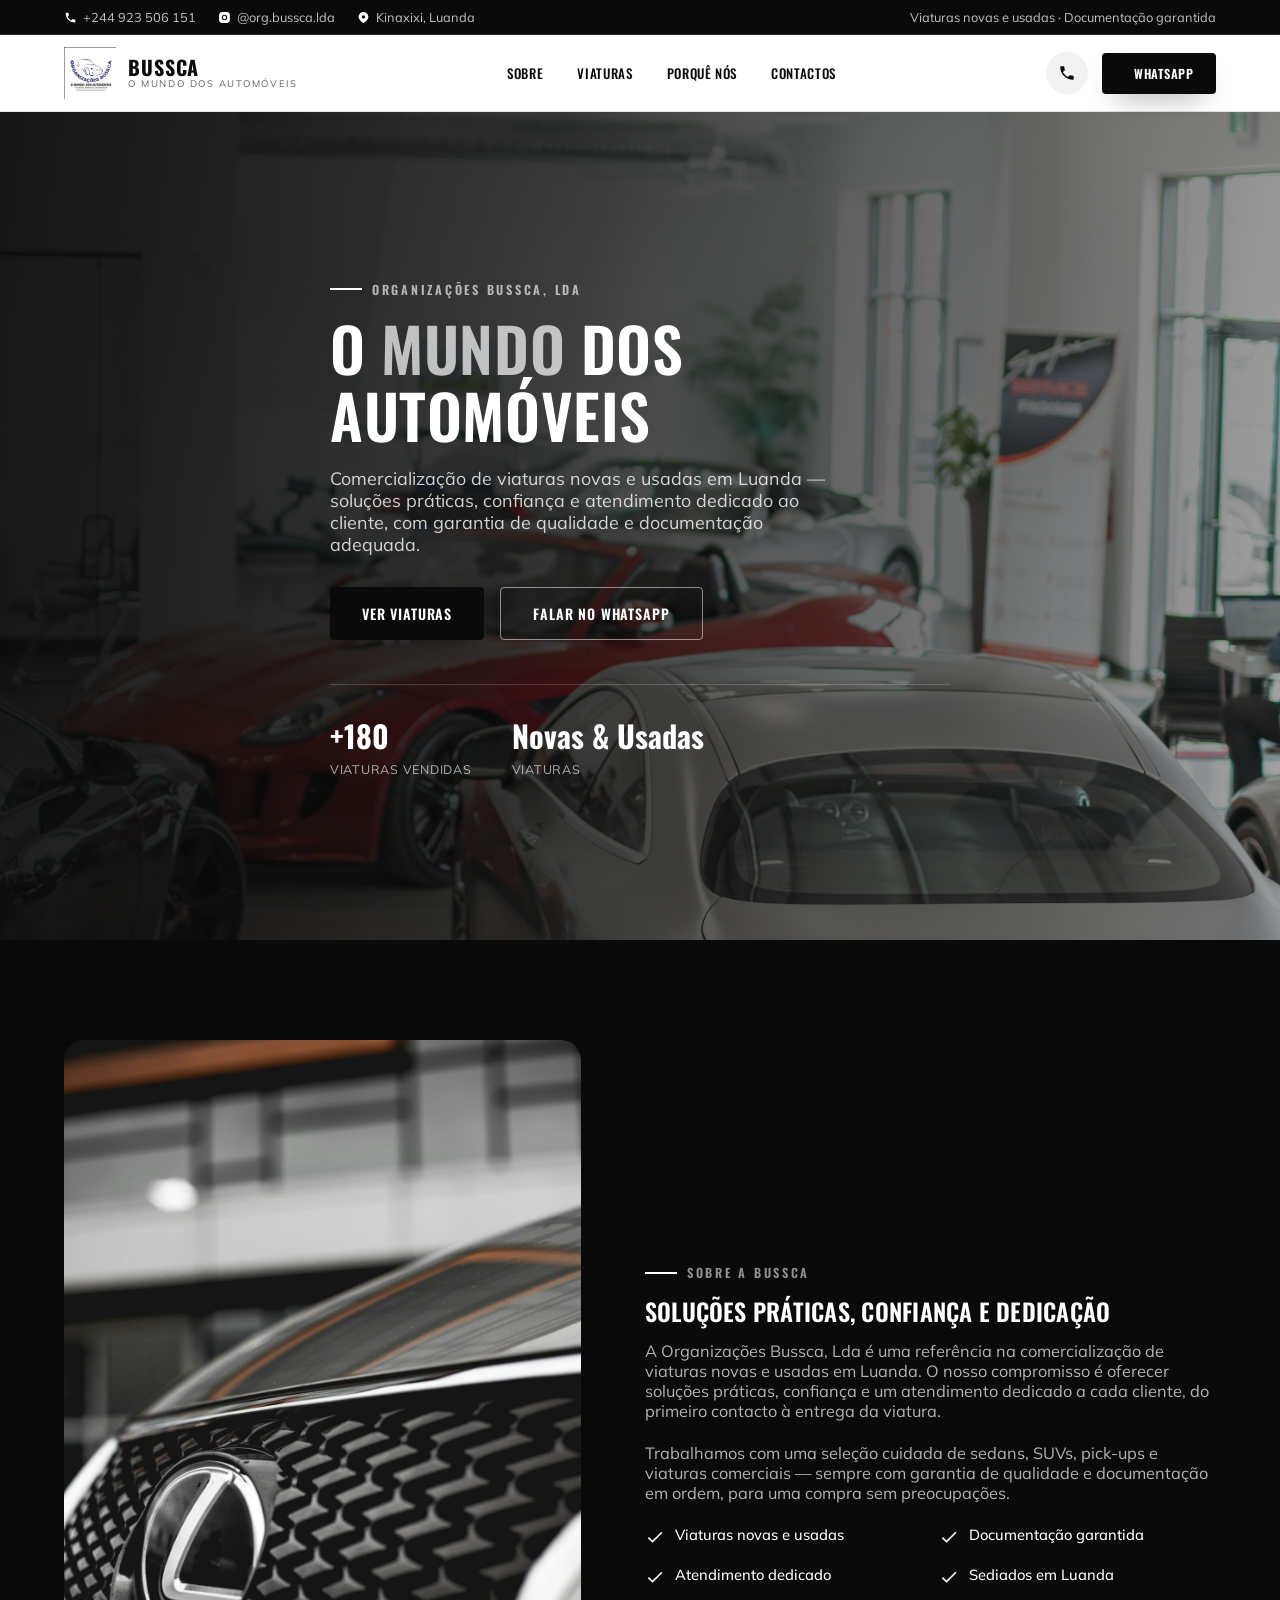
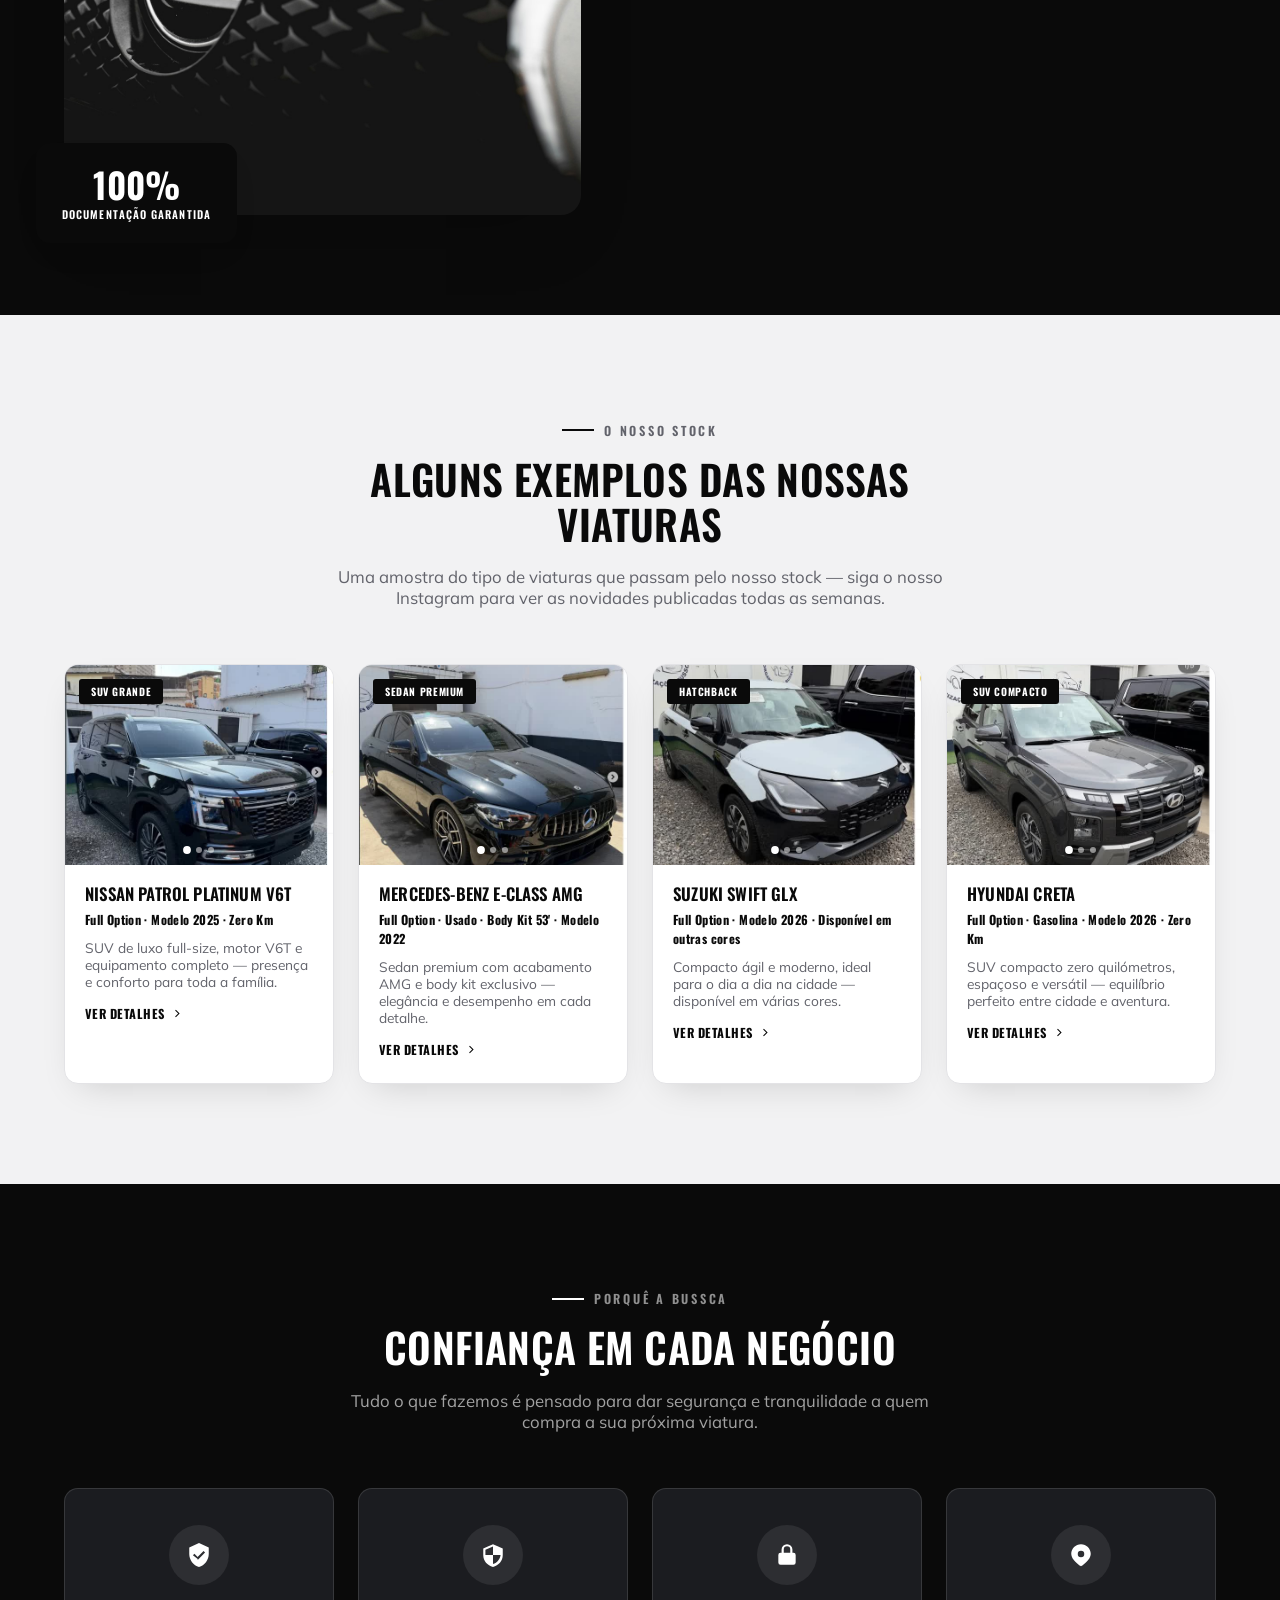
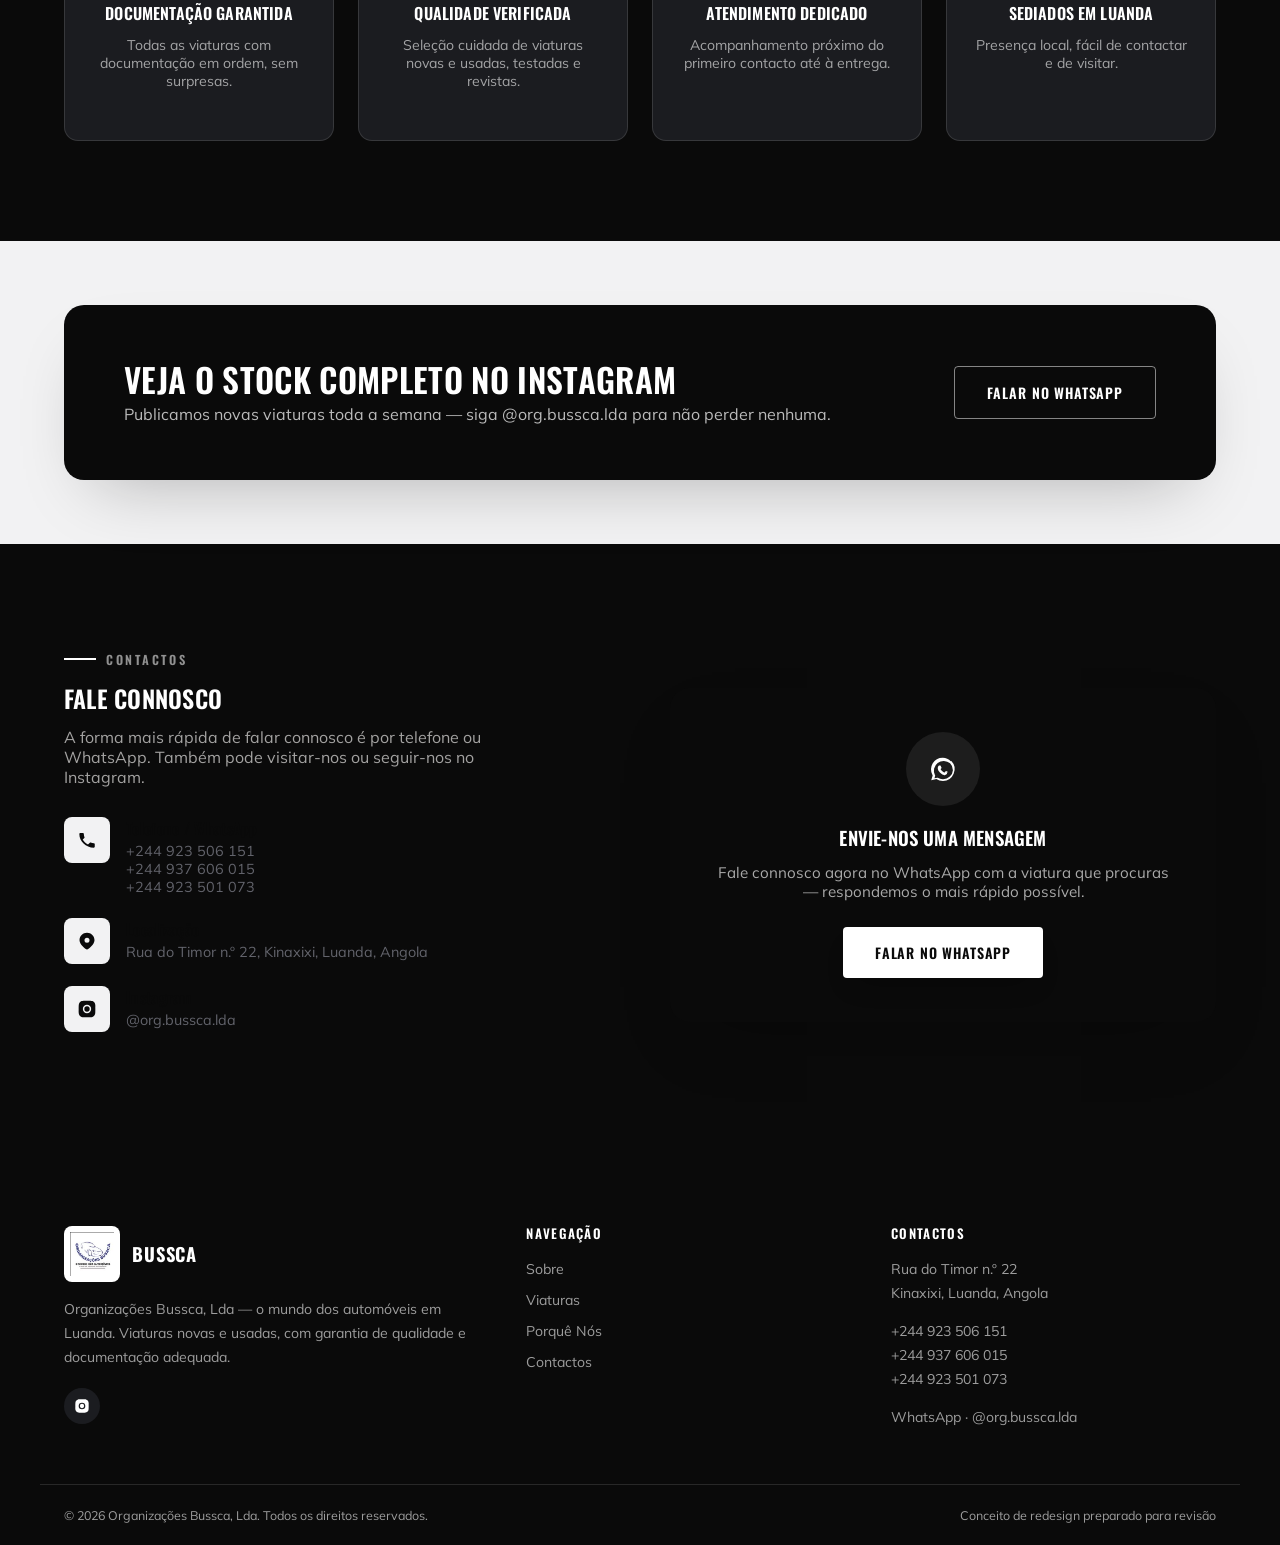
<file: index.html>
<!DOCTYPE html>
<html lang="pt-AO">
<head>
<meta charset="UTF-8">
<meta name="viewport" content="width=device-width, initial-scale=1.0">
<title>Organizações Bussca, Lda | O Mundo dos Automóveis</title>
<meta name="description" content="Comercialização de viaturas novas e usadas em Luanda, com garantia de qualidade e documentação adequada. Siga-nos no Instagram @org.bussca.lda.">
<link rel="icon" href="assets/images/logo-real.png">
<link rel="preconnect" href="https://fonts.googleapis.com">
<link href="https://fonts.googleapis.com/css2?family=Oswald:wght@400;500;600;700&family=Mulish:wght@400;500;600;700&display=swap" rel="stylesheet">
<link rel="stylesheet" href="assets/css/style.css">
<noscript><style>[data-reveal]{opacity:1!important;transform:none!important;}</style></noscript>
</head>
<body>

<!-- ============ Top utility bar ============ -->
<div class="topbar">
  <div class="container">
    <div class="topbar-info">
      <a href="tel:+244923506151">
        <svg viewBox="0 0 24 24"><path d="M6.6 10.8c1.4 2.8 3.8 5.1 6.6 6.6l2.2-2.2c.3-.3.7-.4 1-.2 1.1.4 2.3.6 3.6.6.6 0 1 .4 1 1V20c0 .6-.4 1-1 1C10.6 21 3 13.4 3 4c0-.6.4-1 1-1h3.5c.6 0 1 .4 1 1 0 1.3.2 2.5.6 3.6.1.4 0 .8-.3 1.1L6.6 10.8z"/></svg>
        +244 923 506 151
      </a>
      <a href="https://www.instagram.com/org.bussca.lda/" target="_blank" rel="noopener">
        <svg viewBox="0 0 24 24"><path d="M12 2c2.7 0 3 0 4.1.06 1.1.05 1.8.22 2.5.47.7.27 1.2.6 1.8 1.15.55.56.88 1.1 1.15 1.8.25.7.42 1.4.47 2.5C22 8.9 22 9.3 22 12s0 3-.06 4.1c-.05 1.1-.22 1.8-.47 2.5a5 5 0 0 1-1.15 1.8 5 5 0 0 1-1.8 1.15c-.7.25-1.4.42-2.5.47C15 22 14.7 22 12 22s-3 0-4.1-.06c-1.1-.05-1.8-.22-2.5-.47a5 5 0 0 1-1.8-1.15 5 5 0 0 1-1.15-1.8c-.25-.7-.42-1.4-.47-2.5C2 15.1 2 14.7 2 12s0-3 .06-4.1c.05-1.1.22-1.8.47-2.5.27-.7.6-1.24 1.15-1.8A5 5 0 0 1 5.48 2.5c.7-.25 1.4-.42 2.5-.47C8.9 2 9.3 2 12 2zm0 5a5 5 0 1 0 0 10 5 5 0 0 0 0-10zm0 8.2a3.2 3.2 0 1 1 0-6.4 3.2 3.2 0 0 1 0 6.4zm5.2-8.4a1.2 1.2 0 1 1 0-2.4 1.2 1.2 0 0 1 0 2.4z"/></svg>
        @org.bussca.lda
      </a>
      <span class="topbar-location">
        <svg viewBox="0 0 24 24"><path d="M12 2C7 2 3 6 3 11c0 5.2 7.4 10.4 8.3 11a1 1 0 0 0 1.4 0c.9-.6 8.3-5.8 8.3-11 0-5-4-9-9-9zm0 12a3 3 0 1 1 0-6 3 3 0 0 1 0 6z"/></svg>
        Kinaxixi, Luanda
      </span>
    </div>
    <div class="topbar-info">
      <span>Viaturas novas e usadas · Documentação garantida</span>
    </div>
  </div>
</div>

<!-- ============ Header ============ -->
<header class="header" id="siteHeader">
  <div class="container nav">
    <a href="#top" class="nav-brand">
      <img src="assets/images/logo-real.png" alt="Organizações Bussca, Lda">
      <span class="brand-text">
        <strong>Bussca</strong>
        <span>O Mundo dos Automóveis</span>
      </span>
    </a>
    <nav class="nav-links">
      <a href="#sobre">Sobre</a>
      <a href="#viaturas">Viaturas</a>
      <a href="#porque">Porquê Nós</a>
      <a href="#contactos">Contactos</a>
    </nav>
    <div class="nav-cta">
      <a href="tel:+244923506151" class="icon-btn" aria-label="Ligar">
        <svg viewBox="0 0 24 24"><path d="M6.6 10.8c1.4 2.8 3.8 5.1 6.6 6.6l2.2-2.2c.3-.3.7-.4 1-.2 1.1.4 2.3.6 3.6.6.6 0 1 .4 1 1V20c0 .6-.4 1-1 1C10.6 21 3 13.4 3 4c0-.6.4-1 1-1h3.5c.6 0 1 .4 1 1 0 1.3.2 2.5.6 3.6.1.4 0 .8-.3 1.1L6.6 10.8z"/></svg>
      </a>
      <a href="https://wa.me/244923506151" target="_blank" rel="noopener" class="btn btn--primary btn--sm">
        <svg viewBox="0 0 24 24"><path d="M17.5 6.5A8.4 8.4 0 0 0 12 4.1c-4.6 0-8.4 3.8-8.4 8.4 0 1.5.4 2.9 1.1 4.1L3 21l4.6-1.2a8.4 8.4 0 0 0 4.1 1c4.6 0 8.4-3.8 8.4-8.4 0-2.2-.9-4.3-2.4-5.9zm-5.5 13c-1.3 0-2.6-.4-3.7-1l-.3-.2-2.7.7.7-2.6-.2-.3a6.9 6.9 0 0 1-1-3.7c0-3.8 3.1-6.9 7-6.9 1.9 0 3.6.7 4.9 2a6.8 6.8 0 0 1 2 4.9c0 3.9-3.1 7-6.9 7zm3.8-5.2c-.2-.1-1.2-.6-1.4-.7-.2-.1-.3-.1-.5.1-.1.2-.5.7-.7.8-.1.2-.2.2-.4.1-.2-.1-.9-.3-1.8-1.1-.6-.6-1.1-1.3-1.2-1.5-.1-.2 0-.3.1-.4l.3-.4c.1-.1.2-.2.2-.4.1-.1 0-.3 0-.4 0-.1-.5-1.1-.6-1.5-.2-.4-.3-.3-.5-.3h-.4c-.1 0-.4.1-.6.3-.2.2-.8.7-.8 1.8s.8 2.1.9 2.2c.1.2 1.5 2.3 3.6 3.2.5.2.9.3 1.2.4.5.2 1 .1 1.3.1.4-.1 1.2-.5 1.4-1 .2-.4.2-.8.1-1z"/></svg>
        WhatsApp
      </a>
      <button class="nav-toggle" id="navToggle" aria-label="Abrir menu"><span></span><span></span><span></span></button>
    </div>
  </div>
</header>

<!-- Mobile nav -->
<div class="mobile-nav" id="mobileNav">
  <div class="mobile-nav-top">
    <span class="logo-chip"><img src="assets/images/logo-real.png" alt="Organizações Bussca, Lda"></span>
    <button class="mobile-nav-close" id="mobileNavClose" aria-label="Fechar menu">&times;</button>
  </div>
  <a href="#sobre">Sobre</a>
  <a href="#viaturas">Viaturas</a>
  <a href="#porque">Porquê Nós</a>
  <a href="#contactos">Contactos</a>
  <a href="https://wa.me/244923506151" target="_blank" rel="noopener" class="btn btn--light">Falar no WhatsApp</a>
  <a href="tel:+244923506151" class="btn btn--outline" style="margin-top:12px">Ligar: +244 923 506 151</a>
</div>

<!-- ============ Hero ============ -->
<section class="hero" id="top">
  <img class="hero-bg" src="assets/images/hero-showroom.jpg" alt="Showroom de automóveis">
  <div class="container">
    <div class="hero-content" data-reveal>
      <span class="eyebrow">Organizações Bussca, Lda</span>
      <h1>O <em>Mundo</em> dos Automóveis</h1>
      <p>Comercialização de viaturas novas e usadas em Luanda — soluções práticas, confiança e atendimento dedicado ao cliente, com garantia de qualidade e documentação adequada.</p>
      <div class="hero-actions">
        <a href="#viaturas" class="btn btn--primary">Ver Viaturas</a>
        <a href="https://wa.me/244923506151" target="_blank" rel="noopener" class="btn btn--outline">Falar no WhatsApp</a>
      </div>
      <div class="hero-stats">
        <div><strong>+180</strong><span>Viaturas vendidas</span></div>
        <div><strong>Novas &amp; Usadas</strong><span>Viaturas</span></div>
      </div>
    </div>
  </div>
</section>

<!-- ============ About ============ -->
<section class="section section--black" id="sobre">
  <div class="container about-grid">
    <div class="about-media" data-reveal>
      <img src="assets/images/vehicle-suv.jpg" alt="Detalhe de viatura SUV premium">
      <div class="about-badge">
        <strong>100%</strong>
        <span>Documentação Garantida</span>
      </div>
    </div>
    <div class="about-text" data-reveal>
      <span class="eyebrow">Sobre a Bussca</span>
      <h2>Soluções práticas, confiança e dedicação</h2>
      <p>A Organizações Bussca, Lda é uma referência na comercialização de viaturas novas e usadas em Luanda. O nosso compromisso é oferecer soluções práticas, confiança e um atendimento dedicado a cada cliente, do primeiro contacto à entrega da viatura.</p>
      <p>Trabalhamos com uma seleção cuidada de sedans, SUVs, pick-ups e viaturas comerciais — sempre com garantia de qualidade e documentação em ordem, para uma compra sem preocupações.</p>
      <ul class="about-list">
        <li><svg viewBox="0 0 24 24"><path d="M9 16.2 4.8 12l-1.4 1.4L9 19 21 7l-1.4-1.4z"/></svg> Viaturas novas e usadas</li>
        <li><svg viewBox="0 0 24 24"><path d="M9 16.2 4.8 12l-1.4 1.4L9 19 21 7l-1.4-1.4z"/></svg> Documentação garantida</li>
        <li><svg viewBox="0 0 24 24"><path d="M9 16.2 4.8 12l-1.4 1.4L9 19 21 7l-1.4-1.4z"/></svg> Atendimento dedicado</li>
        <li><svg viewBox="0 0 24 24"><path d="M9 16.2 4.8 12l-1.4 1.4L9 19 21 7l-1.4-1.4z"/></svg> Sediados em Luanda</li>
      </ul>
    </div>
  </div>
</section>

<!-- ============ Inventory ============ -->
<section class="section section--dark" id="viaturas">
  <div class="container">
    <div class="section-head" data-reveal>
      <span class="eyebrow">O Nosso Stock</span>
      <h2>Alguns exemplos das nossas viaturas</h2>
      <p>Uma amostra do tipo de viaturas que passam pelo nosso stock — siga o nosso Instagram para ver as novidades publicadas todas as semanas.</p>
    </div>
    <div class="inventory-grid">
      <div class="inventory-card" data-reveal>
        <div class="img-wrap">
          <span class="inventory-tag">SUV Grande</span>
          <div class="card-slider">
            <div class="card-slider-track">
              <img src="assets/images/real-nissan-patrol.jpg" alt="Nissan Patrol Platinum V6T">
              <img src="assets/images/real-nissan-patrol.jpg" alt="Nissan Patrol Platinum V6T - vista 2">
              <img src="assets/images/real-nissan-patrol.jpg" alt="Nissan Patrol Platinum V6T - vista 3">
            </div>
          </div>
          <button type="button" class="card-arrow prev" aria-label="Imagem anterior">
            <svg viewBox="0 0 24 24"><path d="M15 5l-7 7 7 7 1.4-1.4L10.8 12l5.6-5.6z"/></svg>
          </button>
          <button type="button" class="card-arrow next" aria-label="Imagem seguinte">
            <svg viewBox="0 0 24 24"><path d="M9 5l7 7-7 7-1.4-1.4L13.2 12 7.6 6.4z"/></svg>
          </button>
          <div class="card-dots"></div>
          <a href="viaturas/nissan-patrol.html" class="card-img-link" aria-label="Ver detalhes: Nissan Patrol Platinum V6T"></a>
        </div>
        <a href="viaturas/nissan-patrol.html" class="inventory-body">
          <h3>Nissan Patrol Platinum V6T</h3>
          <div class="spec">Full Option · Modelo 2025 · Zero Km</div>
          <p>SUV de luxo full-size, motor V6T e equipamento completo — presença e conforto para toda a família.</p>
          <span class="card-details-link">Ver detalhes <svg viewBox="0 0 24 24"><path d="M9 5l7 7-7 7-1.4-1.4L13.2 12 7.6 6.4z"/></svg></span>
        </a>
      </div>
      <div class="inventory-card" data-reveal>
        <div class="img-wrap">
          <span class="inventory-tag">Sedan Premium</span>
          <div class="card-slider">
            <div class="card-slider-track">
              <img src="assets/images/real-mercedes-eclass.jpg" alt="Mercedes-Benz E-Class AMG">
              <img src="assets/images/real-mercedes-eclass.jpg" alt="Mercedes-Benz E-Class AMG - vista 2">
              <img src="assets/images/real-mercedes-eclass.jpg" alt="Mercedes-Benz E-Class AMG - vista 3">
            </div>
          </div>
          <button type="button" class="card-arrow prev" aria-label="Imagem anterior">
            <svg viewBox="0 0 24 24"><path d="M15 5l-7 7 7 7 1.4-1.4L10.8 12l5.6-5.6z"/></svg>
          </button>
          <button type="button" class="card-arrow next" aria-label="Imagem seguinte">
            <svg viewBox="0 0 24 24"><path d="M9 5l7 7-7 7-1.4-1.4L13.2 12 7.6 6.4z"/></svg>
          </button>
          <div class="card-dots"></div>
          <a href="viaturas/mercedes-eclass.html" class="card-img-link" aria-label="Ver detalhes: Mercedes-Benz E-Class AMG"></a>
        </div>
        <a href="viaturas/mercedes-eclass.html" class="inventory-body">
          <h3>Mercedes-Benz E-Class AMG</h3>
          <div class="spec">Full Option · Usado · Body Kit 53' · Modelo 2022</div>
          <p>Sedan premium com acabamento AMG e body kit exclusivo — elegância e desempenho em cada detalhe.</p>
          <span class="card-details-link">Ver detalhes <svg viewBox="0 0 24 24"><path d="M9 5l7 7-7 7-1.4-1.4L13.2 12 7.6 6.4z"/></svg></span>
        </a>
      </div>
      <div class="inventory-card" data-reveal>
        <div class="img-wrap">
          <span class="inventory-tag">Hatchback</span>
          <div class="card-slider">
            <div class="card-slider-track">
              <img src="assets/images/real-suzuki-swift.jpg" alt="Suzuki Swift GLX">
              <img src="assets/images/real-suzuki-swift.jpg" alt="Suzuki Swift GLX - vista 2">
              <img src="assets/images/real-suzuki-swift.jpg" alt="Suzuki Swift GLX - vista 3">
            </div>
          </div>
          <button type="button" class="card-arrow prev" aria-label="Imagem anterior">
            <svg viewBox="0 0 24 24"><path d="M15 5l-7 7 7 7 1.4-1.4L10.8 12l5.6-5.6z"/></svg>
          </button>
          <button type="button" class="card-arrow next" aria-label="Imagem seguinte">
            <svg viewBox="0 0 24 24"><path d="M9 5l7 7-7 7-1.4-1.4L13.2 12 7.6 6.4z"/></svg>
          </button>
          <div class="card-dots"></div>
          <a href="viaturas/suzuki-swift.html" class="card-img-link" aria-label="Ver detalhes: Suzuki Swift GLX"></a>
        </div>
        <a href="viaturas/suzuki-swift.html" class="inventory-body">
          <h3>Suzuki Swift GLX</h3>
          <div class="spec">Full Option · Modelo 2026 · Disponível em outras cores</div>
          <p>Compacto ágil e moderno, ideal para o dia a dia na cidade — disponível em várias cores.</p>
          <span class="card-details-link">Ver detalhes <svg viewBox="0 0 24 24"><path d="M9 5l7 7-7 7-1.4-1.4L13.2 12 7.6 6.4z"/></svg></span>
        </a>
      </div>
      <div class="inventory-card" data-reveal>
        <div class="img-wrap">
          <span class="inventory-tag">SUV Compacto</span>
          <div class="card-slider">
            <div class="card-slider-track">
              <img src="assets/images/real-hyundai-creta.jpg" alt="Hyundai Creta">
              <img src="assets/images/real-hyundai-creta.jpg" alt="Hyundai Creta - vista 2">
              <img src="assets/images/real-hyundai-creta.jpg" alt="Hyundai Creta - vista 3">
            </div>
          </div>
          <button type="button" class="card-arrow prev" aria-label="Imagem anterior">
            <svg viewBox="0 0 24 24"><path d="M15 5l-7 7 7 7 1.4-1.4L10.8 12l5.6-5.6z"/></svg>
          </button>
          <button type="button" class="card-arrow next" aria-label="Imagem seguinte">
            <svg viewBox="0 0 24 24"><path d="M9 5l7 7-7 7-1.4-1.4L13.2 12 7.6 6.4z"/></svg>
          </button>
          <div class="card-dots"></div>
          <a href="viaturas/hyundai-creta.html" class="card-img-link" aria-label="Ver detalhes: Hyundai Creta"></a>
        </div>
        <a href="viaturas/hyundai-creta.html" class="inventory-body">
          <h3>Hyundai Creta</h3>
          <div class="spec">Full Option · Gasolina · Modelo 2026 · Zero Km</div>
          <p>SUV compacto zero quilómetros, espaçoso e versátil — equilíbrio perfeito entre cidade e aventura.</p>
          <span class="card-details-link">Ver detalhes <svg viewBox="0 0 24 24"><path d="M9 5l7 7-7 7-1.4-1.4L13.2 12 7.6 6.4z"/></svg></span>
        </a>
      </div>
    </div>
  </div>
</section>

<!-- ============ Why choose us ============ -->
<section class="section section--black" id="porque">
  <div class="container">
    <div class="section-head" data-reveal>
      <span class="eyebrow">Porquê a Bussca</span>
      <h2>Confiança em cada negócio</h2>
      <p>Tudo o que fazemos é pensado para dar segurança e tranquilidade a quem compra a sua próxima viatura.</p>
    </div>
    <div class="features-grid">
      <div class="feature-card" data-reveal>
        <div class="icon-wrap"><svg viewBox="0 0 24 24"><path d="M12 1 3 5v6c0 5.5 3.8 10.7 9 12 5.2-1.3 9-6.5 9-12V5l-9-4zm-1.2 14.6L6.4 12.2l1.4-1.4 2.9 3 5.5-5.6 1.4 1.4-6.8 7z"/></svg></div>
        <h3>Documentação Garantida</h3>
        <p>Todas as viaturas com documentação em ordem, sem surpresas.</p>
      </div>
      <div class="feature-card" data-reveal>
        <div class="icon-wrap"><svg viewBox="0 0 24 24"><path d="M12 2 3 6v6c0 5.5 3.8 9.7 9 11 5.2-1.3 9-5.5 9-11V6l-9-4zm0 9.9h7c-.5 3.9-3 7.1-7 8.4V12H5V7.2l7-3.1z"/></svg></div>
        <h3>Qualidade Verificada</h3>
        <p>Seleção cuidada de viaturas novas e usadas, testadas e revistas.</p>
      </div>
      <div class="feature-card" data-reveal>
        <div class="icon-wrap"><svg viewBox="0 0 24 24"><path d="M12 2a5 5 0 0 1 5 5v3h1a2 2 0 0 1 2 2v7a2 2 0 0 1-2 2H6a2 2 0 0 1-2-2v-7a2 2 0 0 1 2-2h1V7a5 5 0 0 1 5-5zm0 2a3 3 0 0 0-3 3v3h6V7a3 3 0 0 0-3-3z"/></svg></div>
        <h3>Atendimento Dedicado</h3>
        <p>Acompanhamento próximo do primeiro contacto até à entrega.</p>
      </div>
      <div class="feature-card" data-reveal>
        <div class="icon-wrap"><svg viewBox="0 0 24 24"><path d="M12 2C7 2 3 6 3 11c0 5.2 7.4 10.4 8.3 11a1 1 0 0 0 1.4 0c.9-.6 8.3-5.8 8.3-11 0-5-4-9-9-9zm0 12a3 3 0 1 1 0-6 3 3 0 0 1 0 6z"/></svg></div>
        <h3>Sediados em Luanda</h3>
        <p>Presença local, fácil de contactar e de visitar.</p>
      </div>
    </div>
  </div>
</section>

<!-- ============ Instagram CTA band ============ -->
<section class="section--tight section--dark">
  <div class="container">
    <div class="ig-band" data-reveal>
      <div>
        <h2>Veja o stock completo no Instagram</h2>
        <p>Publicamos novas viaturas toda a semana — siga @org.bussca.lda para não perder nenhuma.</p>
      </div>
      <a href="https://wa.me/244923506151" target="_blank" rel="noopener" class="btn btn--outline">Falar no WhatsApp</a>
    </div>
  </div>
</section>

<!-- ============ Contact ============ -->
<section class="section section--black" id="contactos">
  <div class="container contact-grid">
    <div data-reveal>
      <span class="eyebrow">Contactos</span>
      <h2>Fale connosco</h2>
      <p style="color:rgba(246,245,243,.65);max-width:440px;font-family:var(--ff-body)">A forma mais rápida de falar connosco é por telefone ou WhatsApp. Também pode visitar-nos ou seguir-nos no Instagram.</p>

      <div class="contact-info-list">
        <div class="contact-info-item">
          <div class="icon-box"><svg viewBox="0 0 24 24"><path d="M6.6 10.8c1.4 2.8 3.8 5.1 6.6 6.6l2.2-2.2c.3-.3.7-.4 1-.2 1.2.5 2.5.8 3.9.8.6 0 1 .4 1 1v3.4c0 .6-.4 1-1 1C10.6 21.2 2.8 13.4 2.8 4.7c0-.6.4-1 1-1H7.2c.6 0 1 .4 1 1 0 1.4.3 2.7.8 3.9.1.3 0 .7-.2 1l-2.2 2.2z"/></svg></div>
          <div><strong>Telefone / WhatsApp</strong><a href="tel:+244923506151">+244 923 506 151</a><a href="tel:+244937606015">+244 937 606 015</a><a href="tel:+244923501073">+244 923 501 073</a></div>
        </div>
        <div class="contact-info-item">
          <div class="icon-box"><svg viewBox="0 0 24 24"><path d="M12 2C7 2 3 6 3 11c0 5.2 7.4 10.4 8.3 11a1 1 0 0 0 1.4 0c.9-.6 8.3-5.8 8.3-11 0-5-4-9-9-9zm0 12a3 3 0 1 1 0-6 3 3 0 0 1 0 6z"/></svg></div>
          <div><strong>Localização</strong><a href="https://www.google.com/maps/search/?api=1&query=Rua+do+Timor+n%C2%BA22+Kinaxixi+Luanda+Angola" target="_blank" rel="noopener">Rua do Timor n.º 22, Kinaxixi, Luanda, Angola</a></div>
        </div>
        <div class="contact-info-item">
          <div class="icon-box"><svg viewBox="0 0 24 24"><path d="M12 2c2.7 0 3 0 4.1.06 1.1.05 1.8.22 2.5.47.7.27 1.2.6 1.8 1.15.55.56.88 1.1 1.15 1.8.25.7.42 1.4.47 2.5C22 8.9 22 9.3 22 12s0 3-.06 4.1c-.05 1.1-.22 1.8-.47 2.5a5 5 0 0 1-1.15 1.8 5 5 0 0 1-1.8 1.15c-.7.25-1.4.42-2.5.47C15 22 14.7 22 12 22s-3 0-4.1-.06c-1.1-.05-1.8-.22-2.5-.47a5 5 0 0 1-1.8-1.15 5 5 0 0 1-1.15-1.8c-.25-.7-.42-1.4-.47-2.5C2 15.1 2 14.7 2 12s0-3 .06-4.1c.05-1.1.22-1.8.47-2.5.27-.7.6-1.24 1.15-1.8A5 5 0 0 1 5.48 2.5c.7-.25 1.4-.42 2.5-.47C8.9 2 9.3 2 12 2zm0 5a5 5 0 1 0 0 10 5 5 0 0 0 0-10zm0 8.2a3.2 3.2 0 1 1 0-6.4 3.2 3.2 0 0 1 0 6.4zm5.2-8.4a1.2 1.2 0 1 1 0-2.4 1.2 1.2 0 0 1 0 2.4z"/></svg></div>
          <div><strong>Instagram</strong><a href="https://www.instagram.com/org.bussca.lda/" target="_blank" rel="noopener">@org.bussca.lda</a></div>
        </div>
      </div>
    </div>

    <div class="contact-card" data-reveal>
      <div class="icon-circle"><svg viewBox="0 0 24 24"><path d="M17.5 6.5A8.4 8.4 0 0 0 11.9 4a8.3 8.3 0 0 0-7.2 12.5l-1 3.5 3.6-1a8.3 8.3 0 0 0 4.6 1.4h.1a8.3 8.3 0 0 0 5.9-14zm-5.6 12.7h-.1a6.9 6.9 0 0 1-3.5-1l-.3-.1-2 .5.5-2-.2-.3A6.9 6.9 0 0 1 17 8a6.8 6.8 0 0 1 2 4.8 6.9 6.9 0 0 1-6.9 6.4zm3.8-5.1c-.2-.1-1.2-.6-1.4-.6-.2-.1-.3-.1-.4.1l-.6.7c-.1.1-.2.2-.4.1-.9-.4-1.8-1-2.5-2.1-.1-.2 0-.3.1-.4l.4-.5c.1-.2.1-.3 0-.4l-.5-1.2c-.1-.3-.3-.3-.4-.3h-.5c-.2 0-.4.1-.5.2-.2.2-.7.7-.7 1.7s.7 2 .8 2.1c.9 1.3 2 2.2 3.5 2.7.4.2.8.2 1 .1.3-.1.9-.4 1.1-.7.2-.3.2-.6.1-.7 0-.1-.1-.1-.3-.2z"/></svg></div>
      <h3>Envie-nos uma mensagem</h3>
      <p>Fale connosco agora no WhatsApp com a viatura que procuras — respondemos o mais rápido possível.</p>
      <a href="https://wa.me/244923506151" target="_blank" rel="noopener" class="btn btn--light">Falar no WhatsApp</a>
    </div>
  </div>
</section>

<!-- ============ Footer ============ -->
<footer class="footer">
  <div class="container footer-grid">
    <div class="footer-col">
      <div class="footer-brand">
        <span class="logo-chip"><img src="assets/images/logo-real.png" alt="Organizações Bussca, Lda"></span>
        <strong>Bussca</strong>
      </div>
      <p>Organizações Bussca, Lda — o mundo dos automóveis em Luanda. Viaturas novas e usadas, com garantia de qualidade e documentação adequada.</p>
      <div class="footer-social">
        <a href="https://www.instagram.com/org.bussca.lda/" target="_blank" rel="noopener" aria-label="Instagram"><svg viewBox="0 0 24 24"><path d="M12 2c2.7 0 3 0 4.1.06 1.1.05 1.8.22 2.5.47.7.27 1.2.6 1.8 1.15.55.56.88 1.1 1.15 1.8.25.7.42 1.4.47 2.5C22 8.9 22 9.3 22 12s0 3-.06 4.1c-.05 1.1-.22 1.8-.47 2.5a5 5 0 0 1-1.15 1.8 5 5 0 0 1-1.8 1.15c-.7.25-1.4.42-2.5.47C15 22 14.7 22 12 22s-3 0-4.1-.06c-1.1-.05-1.8-.22-2.5-.47a5 5 0 0 1-1.8-1.15 5 5 0 0 1-1.15-1.8c-.25-.7-.42-1.4-.47-2.5C2 15.1 2 14.7 2 12s0-3 .06-4.1c.05-1.1.22-1.8.47-2.5.27-.7.6-1.24 1.15-1.8A5 5 0 0 1 5.48 2.5c.7-.25 1.4-.42 2.5-.47C8.9 2 9.3 2 12 2zm0 5a5 5 0 1 0 0 10 5 5 0 0 0 0-10zm0 8.2a3.2 3.2 0 1 1 0-6.4 3.2 3.2 0 0 1 0 6.4zm5.2-8.4a1.2 1.2 0 1 1 0-2.4 1.2 1.2 0 0 1 0 2.4z"/></svg></a>
      </div>
    </div>
    <div class="footer-col">
      <h4>Navegação</h4>
      <ul>
        <li><a href="#sobre">Sobre</a></li>
        <li><a href="#viaturas">Viaturas</a></li>
        <li><a href="#porque">Porquê Nós</a></li>
        <li><a href="#contactos">Contactos</a></li>
      </ul>
    </div>
    <div class="footer-col">
      <h4>Contactos</h4>
      <p>Rua do Timor n.º 22<br>Kinaxixi, Luanda, Angola</p>
      <p><a href="tel:+244923506151">+244 923 506 151</a><br><a href="tel:+244937606015">+244 937 606 015</a><br><a href="tel:+244923501073">+244 923 501 073</a></p>
      <p><a href="https://wa.me/244923506151" target="_blank" rel="noopener">WhatsApp</a> · <a href="https://www.instagram.com/org.bussca.lda/" target="_blank" rel="noopener">@org.bussca.lda</a></p>
    </div>
  </div>
  <div class="container footer-bottom">
    <span>&copy; <span id="year"></span> Organizações Bussca, Lda. Todos os direitos reservados.</span>
    <span>Conceito de redesign preparado para revisão</span>
  </div>
</footer>

<script src="assets/js/script.js"></script>
</body>
</html>
</file>
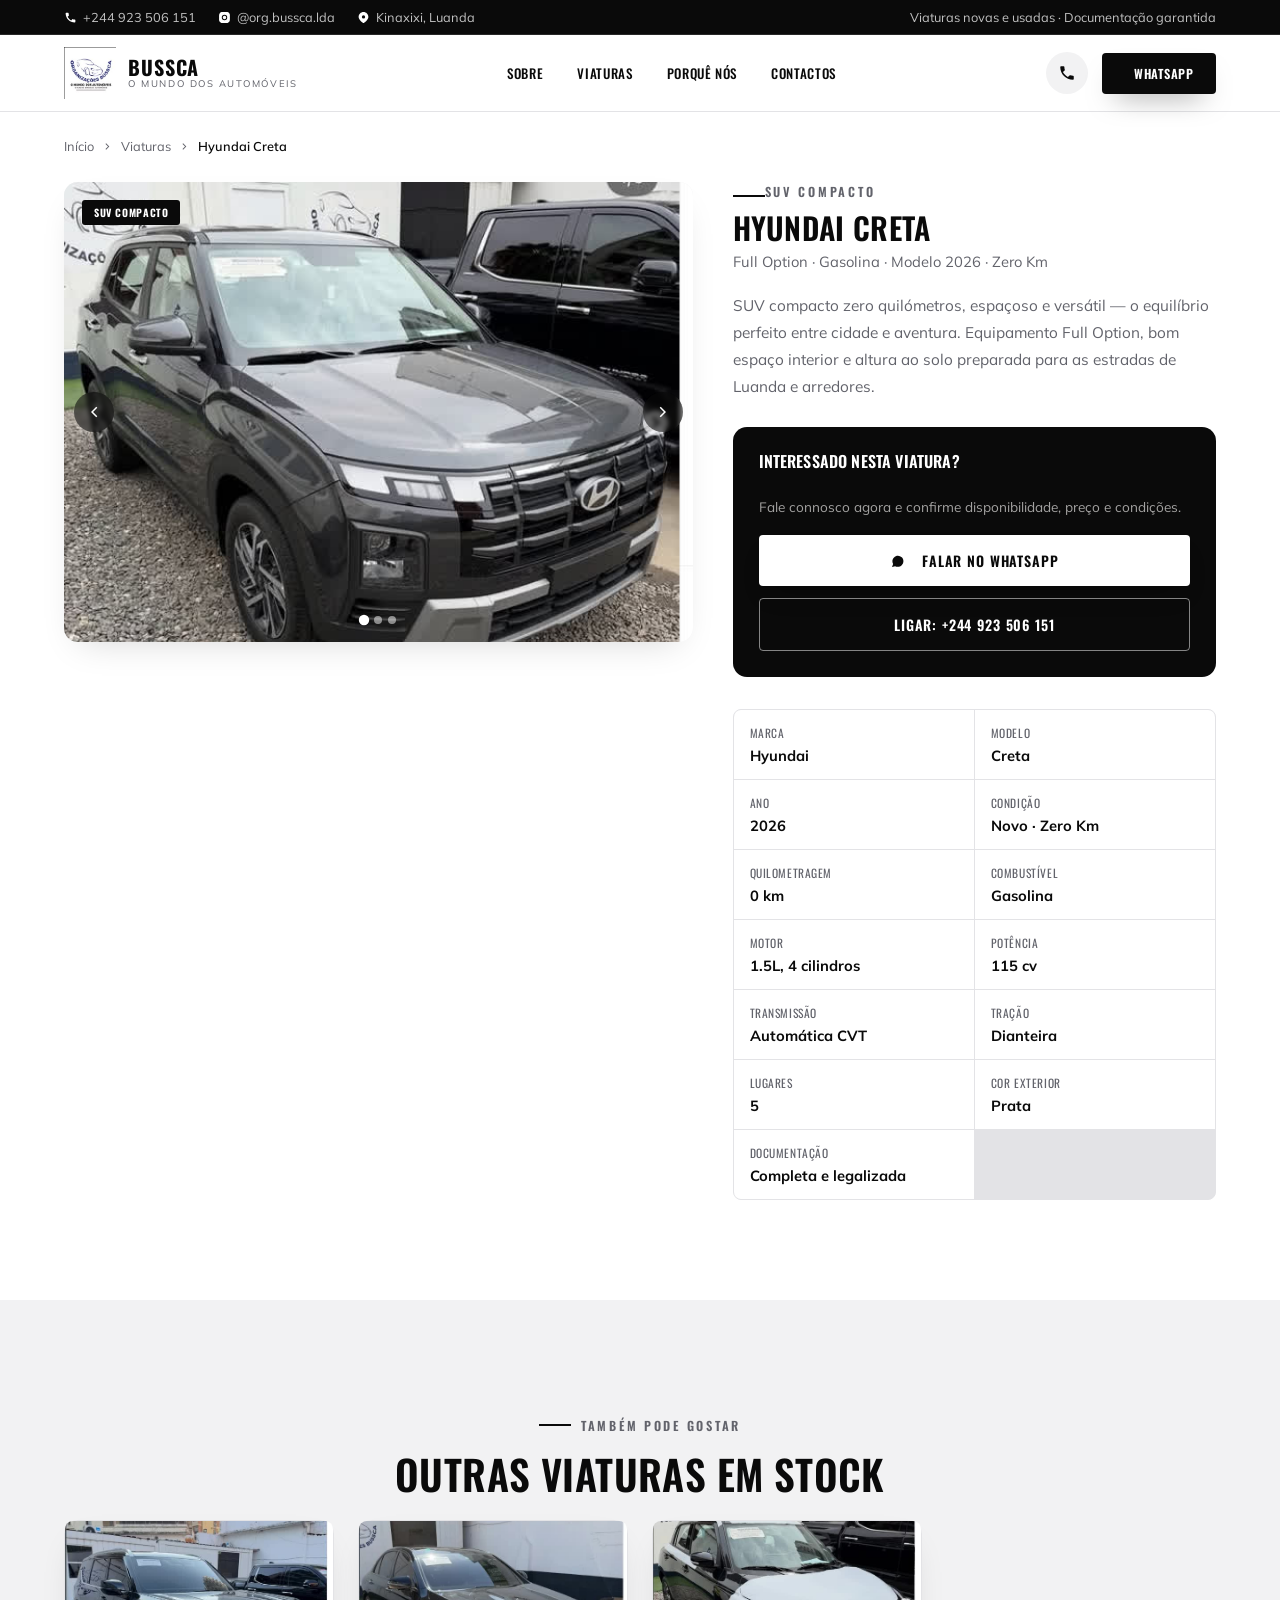
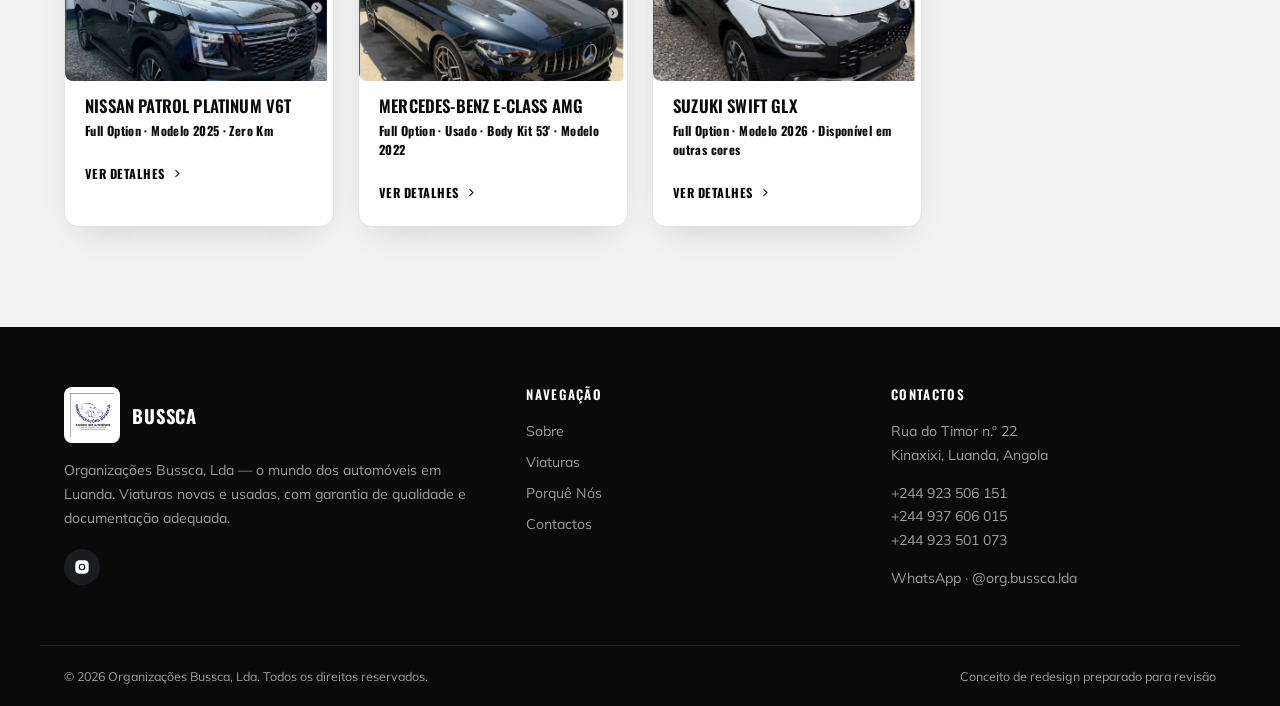
<file: viaturas/hyundai-creta.html>
<!DOCTYPE html>
<html lang="pt-AO">
<head>
<meta charset="UTF-8">
<meta name="viewport" content="width=device-width, initial-scale=1.0">
<title>Hyundai Creta | Organizações Bussca, Lda</title>
<meta name="description" content="Hyundai Creta, SUV compacto zero km, à venda na Organizações Bussca, Lda em Luanda.">
<link rel="icon" href="../assets/images/logo-real.png">
<link rel="preconnect" href="https://fonts.googleapis.com">
<link href="https://fonts.googleapis.com/css2?family=Oswald:wght@400;500;600;700&family=Mulish:wght@400;500;600;700&display=swap" rel="stylesheet">
<link rel="stylesheet" href="../assets/css/style.css">
<noscript><style>[data-reveal]{opacity:1!important;transform:none!important;}</style></noscript>
</head>
<body>

<!-- ============ Top utility bar ============ -->
<div class="topbar">
  <div class="container">
    <div class="topbar-info">
      <a href="tel:+244923506151">
        <svg viewBox="0 0 24 24"><path d="M6.6 10.8c1.4 2.8 3.8 5.1 6.6 6.6l2.2-2.2c.3-.3.7-.4 1-.2 1.1.4 2.3.6 3.6.6.6 0 1 .4 1 1V20c0 .6-.4 1-1 1C10.6 21 3 13.4 3 4c0-.6.4-1 1-1h3.5c.6 0 1 .4 1 1 0 1.3.2 2.5.6 3.6.1.4 0 .8-.3 1.1L6.6 10.8z"/></svg>
        +244 923 506 151
      </a>
      <a href="https://www.instagram.com/org.bussca.lda/" target="_blank" rel="noopener">
        <svg viewBox="0 0 24 24"><path d="M12 2c2.7 0 3 0 4.1.06 1.1.05 1.8.22 2.5.47.7.27 1.2.6 1.8 1.15.55.56.88 1.1 1.15 1.8.25.7.42 1.4.47 2.5C22 8.9 22 9.3 22 12s0 3-.06 4.1c-.05 1.1-.22 1.8-.47 2.5a5 5 0 0 1-1.15 1.8 5 5 0 0 1-1.8 1.15c-.7.25-1.4.42-2.5.47C15 22 14.7 22 12 22s-3 0-4.1-.06c-1.1-.05-1.8-.22-2.5-.47a5 5 0 0 1-1.8-1.15 5 5 0 0 1-1.15-1.8c-.25-.7-.42-1.4-.47-2.5C2 15.1 2 14.7 2 12s0-3 .06-4.1c.05-1.1.22-1.8.47-2.5.27-.7.6-1.24 1.15-1.8A5 5 0 0 1 5.48 2.5c.7-.25 1.4-.42 2.5-.47C8.9 2 9.3 2 12 2zm0 5a5 5 0 1 0 0 10 5 5 0 0 0 0-10zm0 8.2a3.2 3.2 0 1 1 0-6.4 3.2 3.2 0 0 1 0 6.4zm5.2-8.4a1.2 1.2 0 1 1 0-2.4 1.2 1.2 0 0 1 0 2.4z"/></svg>
        @org.bussca.lda
      </a>
      <span class="topbar-location">
        <svg viewBox="0 0 24 24"><path d="M12 2C7 2 3 6 3 11c0 5.2 7.4 10.4 8.3 11a1 1 0 0 0 1.4 0c.9-.6 8.3-5.8 8.3-11 0-5-4-9-9-9zm0 12a3 3 0 1 1 0-6 3 3 0 0 1 0 6z"/></svg>
        Kinaxixi, Luanda
      </span>
    </div>
    <div class="topbar-info">
      <span>Viaturas novas e usadas · Documentação garantida</span>
    </div>
  </div>
</div>

<!-- ============ Header ============ -->
<header class="header" id="siteHeader">
  <div class="container nav">
    <a href="../index.html" class="nav-brand">
      <img src="../assets/images/logo-real.png" alt="Organizações Bussca, Lda">
      <span class="brand-text">
        <strong>Bussca</strong>
        <span>O Mundo dos Automóveis</span>
      </span>
    </a>
    <nav class="nav-links">
      <a href="../index.html#sobre">Sobre</a>
      <a href="../index.html#viaturas">Viaturas</a>
      <a href="../index.html#porque">Porquê Nós</a>
      <a href="../index.html#contactos">Contactos</a>
    </nav>
    <div class="nav-cta">
      <a href="tel:+244923506151" class="icon-btn" aria-label="Ligar">
        <svg viewBox="0 0 24 24"><path d="M6.6 10.8c1.4 2.8 3.8 5.1 6.6 6.6l2.2-2.2c.3-.3.7-.4 1-.2 1.1.4 2.3.6 3.6.6.6 0 1 .4 1 1V20c0 .6-.4 1-1 1C10.6 21 3 13.4 3 4c0-.6.4-1 1-1h3.5c.6 0 1 .4 1 1 0 1.3.2 2.5.6 3.6.1.4 0 .8-.3 1.1L6.6 10.8z"/></svg>
      </a>
      <a href="https://wa.me/244923506151" target="_blank" rel="noopener" class="btn btn--primary btn--sm">
        <svg viewBox="0 0 24 24"><path d="M17.5 6.5A8.4 8.4 0 0 0 12 4.1c-4.6 0-8.4 3.8-8.4 8.4 0 1.5.4 2.9 1.1 4.1L3 21l4.6-1.2a8.4 8.4 0 0 0 4.1 1c4.6 0 8.4-3.8 8.4-8.4 0-2.2-.9-4.3-2.4-5.9zm-5.5 13c-1.3 0-2.6-.4-3.7-1l-.3-.2-2.7.7.7-2.6-.2-.3a6.9 6.9 0 0 1-1-3.7c0-3.8 3.1-6.9 7-6.9 1.9 0 3.6.7 4.9 2a6.8 6.8 0 0 1 2 4.9c0 3.9-3.1 7-6.9 7zm3.8-5.2c-.2-.1-1.2-.6-1.4-.7-.2-.1-.3-.1-.5.1-.1.2-.5.7-.7.8-.1.2-.2.2-.4.1-.2-.1-.9-.3-1.8-1.1-.6-.6-1.1-1.3-1.2-1.5-.1-.2 0-.3.1-.4l.3-.4c.1-.1.2-.2.2-.4.1-.1 0-.3 0-.4 0-.1-.5-1.1-.6-1.5-.2-.4-.3-.3-.5-.3h-.4c-.1 0-.4.1-.6.3-.2.2-.8.7-.8 1.8s.8 2.1.9 2.2c.1.2 1.5 2.3 3.6 3.2.5.2.9.3 1.2.4.5.2 1 .1 1.3.1.4-.1 1.2-.5 1.4-1 .2-.4.2-.8.1-1z"/></svg>
        WhatsApp
      </a>
      <button class="nav-toggle" id="navToggle" aria-label="Abrir menu"><span></span><span></span><span></span></button>
    </div>
  </div>
</header>

<!-- Mobile nav -->
<div class="mobile-nav" id="mobileNav">
  <div class="mobile-nav-top">
    <span class="logo-chip"><img src="../assets/images/logo-real.png" alt="Organizações Bussca, Lda"></span>
    <button class="mobile-nav-close" id="mobileNavClose" aria-label="Fechar menu">&times;</button>
  </div>
  <a href="../index.html#sobre">Sobre</a>
  <a href="../index.html#viaturas">Viaturas</a>
  <a href="../index.html#porque">Porquê Nós</a>
  <a href="../index.html#contactos">Contactos</a>
  <a href="https://wa.me/244923506151" target="_blank" rel="noopener" class="btn btn--light">Falar no WhatsApp</a>
  <a href="tel:+244923506151" class="btn btn--outline" style="margin-top:12px">Ligar: +244 923 506 151</a>
</div>

<!-- ============ Breadcrumb ============ -->
<div class="container breadcrumb">
  <a href="../index.html">Início</a>
  <svg viewBox="0 0 24 24" style="width:11px;height:11px;fill:currentColor;"><path d="M9 5l7 7-7 7-1.4-1.4L13.2 12 7.6 6.4z"/></svg>
  <a href="../index.html#viaturas">Viaturas</a>
  <svg viewBox="0 0 24 24" style="width:11px;height:11px;fill:currentColor;"><path d="M9 5l7 7-7 7-1.4-1.4L13.2 12 7.6 6.4z"/></svg>
  <span class="is-current">Hyundai Creta</span>
</div>

<!-- ============ Vehicle detail ============ -->
<section class="section" style="padding-top:0;">
  <div class="container vehicle-detail-grid">
    <div class="vehicle-gallery" data-reveal>
      <span class="inventory-tag">SUV Compacto</span>
      <div class="card-slider">
        <div class="card-slider-track">
              <img src="../assets/images/real-hyundai-creta.jpg" alt="Hyundai Creta - vista 1">
              <img src="../assets/images/real-hyundai-creta.jpg" alt="Hyundai Creta - vista 2">
              <img src="../assets/images/real-hyundai-creta.jpg" alt="Hyundai Creta - vista 3">
        </div>
      </div>
      <button type="button" class="card-arrow prev" aria-label="Imagem anterior">
        <svg viewBox="0 0 24 24"><path d="M15 5l-7 7 7 7 1.4-1.4L10.8 12l5.6-5.6z"/></svg>
      </button>
      <button type="button" class="card-arrow next" aria-label="Imagem seguinte">
        <svg viewBox="0 0 24 24"><path d="M9 5l7 7-7 7-1.4-1.4L13.2 12 7.6 6.4z"/></svg>
      </button>
      <div class="card-dots"></div>
    </div>

    <div class="vehicle-info" data-reveal>
      <span class="eyebrow">SUV Compacto</span>
      <h1>Hyundai Creta</h1>
      <div class="spec">Full Option · Gasolina · Modelo 2026 · Zero Km</div>
      <p class="vehicle-desc">SUV compacto zero quilómetros, espaçoso e versátil — o equilíbrio perfeito entre cidade e aventura. Equipamento Full Option, bom espaço interior e altura ao solo preparada para as estradas de Luanda e arredores.</p>

      <div class="vehicle-cta-box">
        <h3>Interessado nesta viatura?</h3>
        <p>Fale connosco agora e confirme disponibilidade, preço e condições.</p>
        <a href="https://wa.me/244923506151?text=Ol%C3%A1%2C%20tenho%20interesse%20na%20Hyundai%20Creta" target="_blank" rel="noopener" class="btn btn--light">
          <svg viewBox="0 0 24 24" style="width:16px;height:16px;fill:currentColor;margin-right:6px;"><path d="M17.5 6.5A8.4 8.4 0 0 0 12 4.1c-4.6 0-8.4 3.8-8.4 8.4 0 1.5.4 2.9 1.1 4.1L3 21l4.6-1.2a8.4 8.4 0 0 0 4.1 1c4.6 0 8.4-3.8 8.4-8.4 0-2.2-.9-4.3-2.4-5.9z"/></svg>
          Falar no WhatsApp
        </a>
        <a href="tel:+244923506151" class="btn btn--outline">Ligar: +244 923 506 151</a>
      </div>

      <div class="spec-grid">
        <div class="spec-item"><span>Marca</span><strong>Hyundai</strong></div>
        <div class="spec-item"><span>Modelo</span><strong>Creta</strong></div>
        <div class="spec-item"><span>Ano</span><strong>2026</strong></div>
        <div class="spec-item"><span>Condição</span><strong>Novo · Zero Km</strong></div>
        <div class="spec-item"><span>Quilometragem</span><strong>0 km</strong></div>
        <div class="spec-item"><span>Combustível</span><strong>Gasolina</strong></div>
        <div class="spec-item"><span>Motor</span><strong>1.5L, 4 cilindros</strong></div>
        <div class="spec-item"><span>Potência</span><strong>115 cv</strong></div>
        <div class="spec-item"><span>Transmissão</span><strong>Automática CVT</strong></div>
        <div class="spec-item"><span>Tração</span><strong>Dianteira</strong></div>
        <div class="spec-item"><span>Lugares</span><strong>5</strong></div>
        <div class="spec-item"><span>Cor exterior</span><strong>Prata</strong></div>
        <div class="spec-item"><span>Documentação</span><strong>Completa e legalizada</strong></div>
      </div>
    </div>
  </div>
</section>

<!-- ============ Related vehicles ============ -->
<section class="section section--dark">
  <div class="container">
    <div class="section-head related-heading" data-reveal>
      <span class="eyebrow">Também pode gostar</span>
      <h2>Outras viaturas em stock</h2>
    </div>
    <div class="inventory-grid" data-reveal>
      <a href="nissan-patrol.html" class="inventory-body" style="background:var(--white);border-radius:var(--radius-md);border:1px solid var(--line);box-shadow:var(--shadow-card);">
        <div style="height:160px;border-radius:var(--radius-sm);overflow:hidden;margin:-20px -20px 16px;">
          <img src="../assets/images/real-nissan-patrol.jpg" alt="Nissan Patrol Platinum V6T" style="width:100%;height:100%;object-fit:cover;">
        </div>
        <h3>Nissan Patrol Platinum V6T</h3>
        <div class="spec">Full Option · Modelo 2025 · Zero Km</div>
        <span class="card-details-link">Ver detalhes <svg viewBox="0 0 24 24"><path d="M9 5l7 7-7 7-1.4-1.4L13.2 12 7.6 6.4z"/></svg></span>
      </a>
      <a href="mercedes-eclass.html" class="inventory-body" style="background:var(--white);border-radius:var(--radius-md);border:1px solid var(--line);box-shadow:var(--shadow-card);">
        <div style="height:160px;border-radius:var(--radius-sm);overflow:hidden;margin:-20px -20px 16px;">
          <img src="../assets/images/real-mercedes-eclass.jpg" alt="Mercedes-Benz E-Class AMG" style="width:100%;height:100%;object-fit:cover;">
        </div>
        <h3>Mercedes-Benz E-Class AMG</h3>
        <div class="spec">Full Option · Usado · Body Kit 53' · Modelo 2022</div>
        <span class="card-details-link">Ver detalhes <svg viewBox="0 0 24 24"><path d="M9 5l7 7-7 7-1.4-1.4L13.2 12 7.6 6.4z"/></svg></span>
      </a>
      <a href="suzuki-swift.html" class="inventory-body" style="background:var(--white);border-radius:var(--radius-md);border:1px solid var(--line);box-shadow:var(--shadow-card);">
        <div style="height:160px;border-radius:var(--radius-sm);overflow:hidden;margin:-20px -20px 16px;">
          <img src="../assets/images/real-suzuki-swift.jpg" alt="Suzuki Swift GLX" style="width:100%;height:100%;object-fit:cover;">
        </div>
        <h3>Suzuki Swift GLX</h3>
        <div class="spec">Full Option · Modelo 2026 · Disponível em outras cores</div>
        <span class="card-details-link">Ver detalhes <svg viewBox="0 0 24 24"><path d="M9 5l7 7-7 7-1.4-1.4L13.2 12 7.6 6.4z"/></svg></span>
      </a>
    </div>
  </div>
</section>

<!-- ============ Footer ============ -->
<footer class="footer">
  <div class="container footer-grid">
    <div class="footer-col">
      <div class="footer-brand">
        <span class="logo-chip"><img src="../assets/images/logo-real.png" alt="Organizações Bussca, Lda"></span>
        <strong>Bussca</strong>
      </div>
      <p>Organizações Bussca, Lda — o mundo dos automóveis em Luanda. Viaturas novas e usadas, com garantia de qualidade e documentação adequada.</p>
      <div class="footer-social">
        <a href="https://www.instagram.com/org.bussca.lda/" target="_blank" rel="noopener" aria-label="Instagram"><svg viewBox="0 0 24 24"><path d="M12 2c2.7 0 3 0 4.1.06 1.1.05 1.8.22 2.5.47.7.27 1.2.6 1.8 1.15.55.56.88 1.1 1.15 1.8.25.7.42 1.4.47 2.5C22 8.9 22 9.3 22 12s0 3-.06 4.1c-.05 1.1-.22 1.8-.47 2.5a5 5 0 0 1-1.15 1.8 5 5 0 0 1-1.8 1.15c-.7.25-1.4.42-2.5.47C15 22 14.7 22 12 22s-3 0-4.1-.06c-1.1-.05-1.8-.22-2.5-.47a5 5 0 0 1-1.8-1.15 5 5 0 0 1-1.15-1.8c-.25-.7-.42-1.4-.47-2.5C2 15.1 2 14.7 2 12s0-3 .06-4.1c.05-1.1.22-1.8.47-2.5.27-.7.6-1.24 1.15-1.8A5 5 0 0 1 5.48 2.5c.7-.25 1.4-.42 2.5-.47C8.9 2 9.3 2 12 2zm0 5a5 5 0 1 0 0 10 5 5 0 0 0 0-10zm0 8.2a3.2 3.2 0 1 1 0-6.4 3.2 3.2 0 0 1 0 6.4zm5.2-8.4a1.2 1.2 0 1 1 0-2.4 1.2 1.2 0 0 1 0 2.4z"/></svg></a>
      </div>
    </div>
    <div class="footer-col">
      <h4>Navegação</h4>
      <ul>
        <li><a href="../index.html#sobre">Sobre</a></li>
        <li><a href="../index.html#viaturas">Viaturas</a></li>
        <li><a href="../index.html#porque">Porquê Nós</a></li>
        <li><a href="../index.html#contactos">Contactos</a></li>
      </ul>
    </div>
    <div class="footer-col">
      <h4>Contactos</h4>
      <p>Rua do Timor n.º 22<br>Kinaxixi, Luanda, Angola</p>
      <p><a href="tel:+244923506151">+244 923 506 151</a><br><a href="tel:+244937606015">+244 937 606 015</a><br><a href="tel:+244923501073">+244 923 501 073</a></p>
      <p><a href="https://wa.me/244923506151" target="_blank" rel="noopener">WhatsApp</a> · <a href="https://www.instagram.com/org.bussca.lda/" target="_blank" rel="noopener">@org.bussca.lda</a></p>
    </div>
  </div>
  <div class="container footer-bottom">
    <span>&copy; <span id="year"></span> Organizações Bussca, Lda. Todos os direitos reservados.</span>
    <span>Conceito de redesign preparado para revisão</span>
  </div>
</footer>

<script src="../assets/js/script.js"></script>
</body>
</html>
</file>
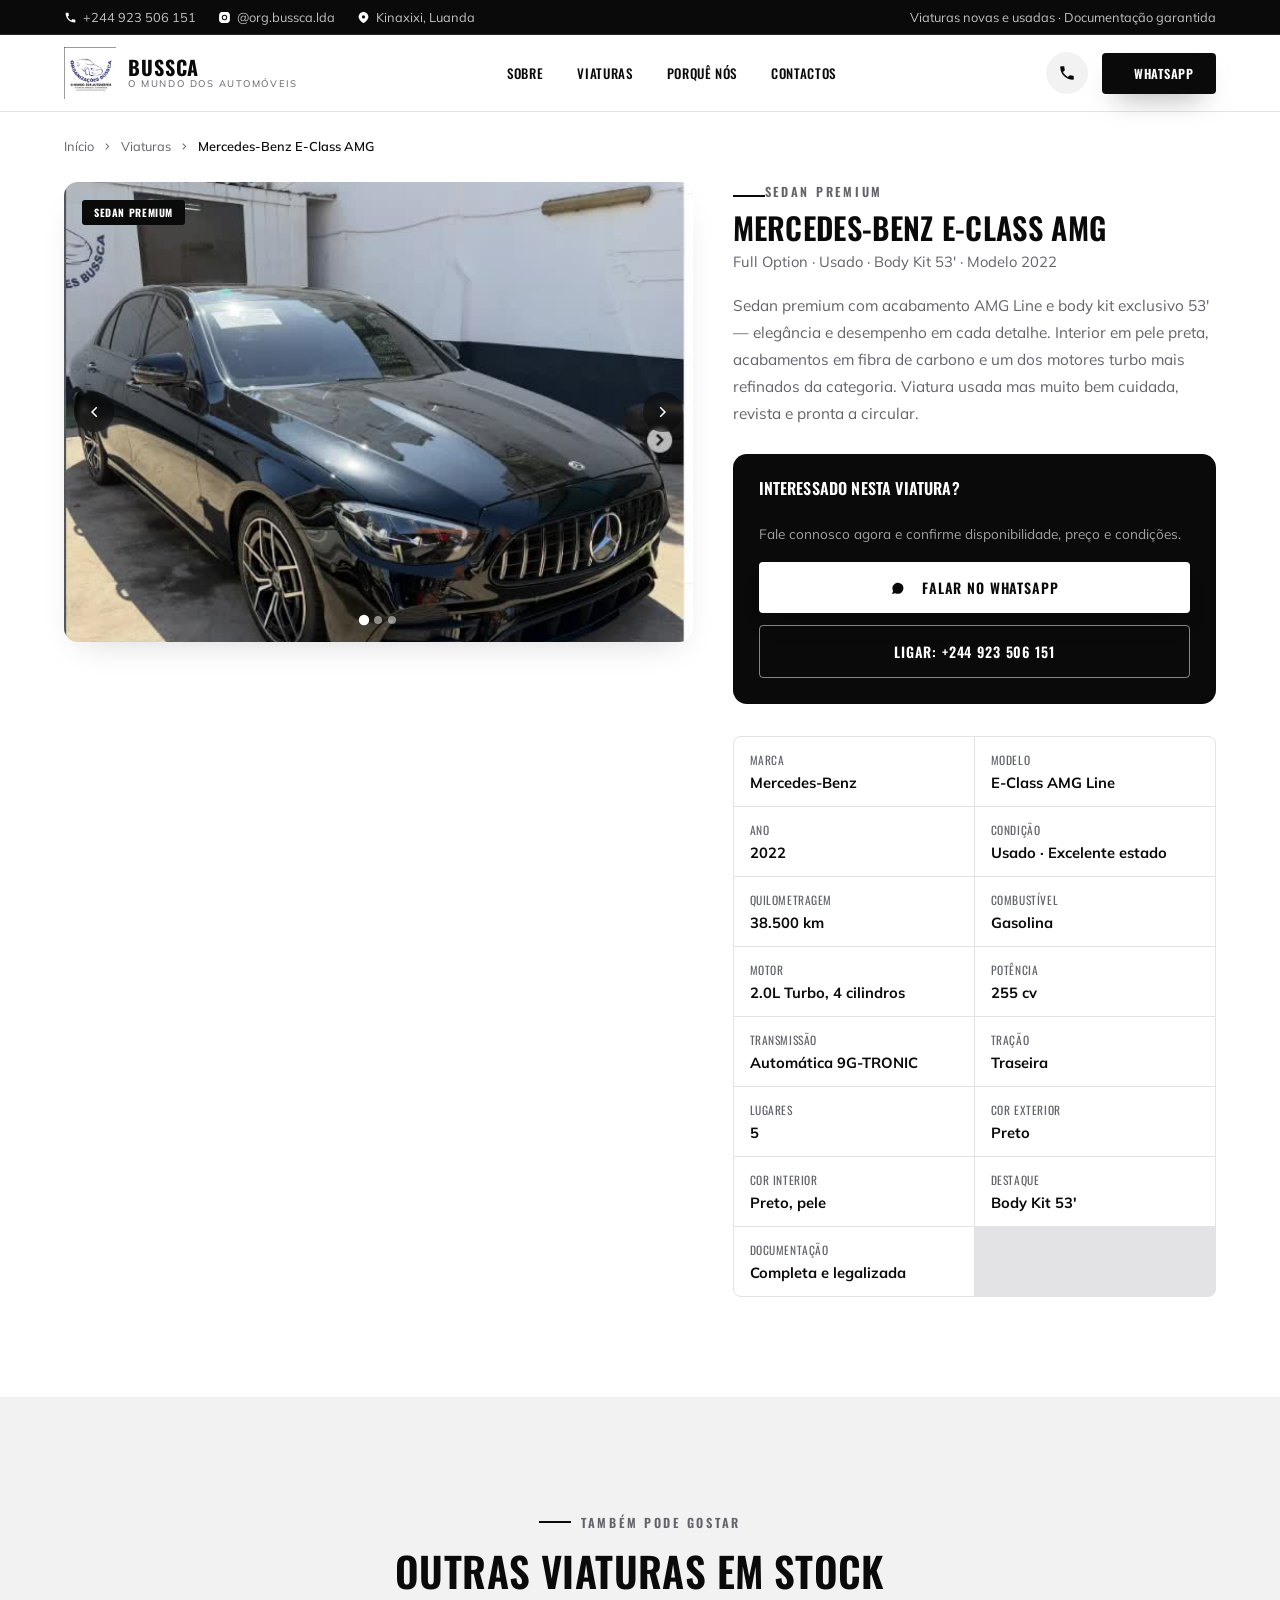
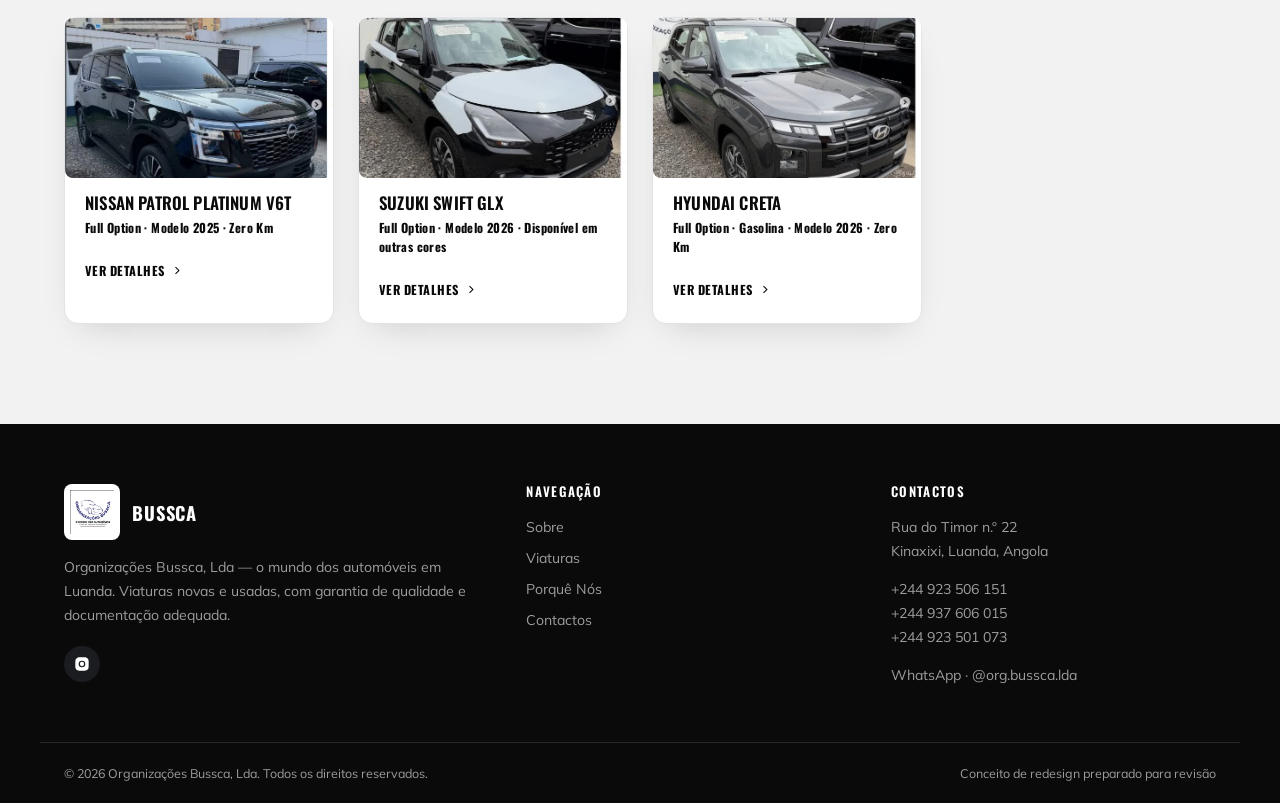
<file: viaturas/mercedes-eclass.html>
<!DOCTYPE html>
<html lang="pt-AO">
<head>
<meta charset="UTF-8">
<meta name="viewport" content="width=device-width, initial-scale=1.0">
<title>Mercedes-Benz E-Class AMG | Organizações Bussca, Lda</title>
<meta name="description" content="Mercedes-Benz E-Class AMG Line, sedan premium usado em excelente estado, à venda na Organizações Bussca, Lda em Luanda.">
<link rel="icon" href="../assets/images/logo-real.png">
<link rel="preconnect" href="https://fonts.googleapis.com">
<link href="https://fonts.googleapis.com/css2?family=Oswald:wght@400;500;600;700&family=Mulish:wght@400;500;600;700&display=swap" rel="stylesheet">
<link rel="stylesheet" href="../assets/css/style.css">
<noscript><style>[data-reveal]{opacity:1!important;transform:none!important;}</style></noscript>
</head>
<body>

<!-- ============ Top utility bar ============ -->
<div class="topbar">
  <div class="container">
    <div class="topbar-info">
      <a href="tel:+244923506151">
        <svg viewBox="0 0 24 24"><path d="M6.6 10.8c1.4 2.8 3.8 5.1 6.6 6.6l2.2-2.2c.3-.3.7-.4 1-.2 1.1.4 2.3.6 3.6.6.6 0 1 .4 1 1V20c0 .6-.4 1-1 1C10.6 21 3 13.4 3 4c0-.6.4-1 1-1h3.5c.6 0 1 .4 1 1 0 1.3.2 2.5.6 3.6.1.4 0 .8-.3 1.1L6.6 10.8z"/></svg>
        +244 923 506 151
      </a>
      <a href="https://www.instagram.com/org.bussca.lda/" target="_blank" rel="noopener">
        <svg viewBox="0 0 24 24"><path d="M12 2c2.7 0 3 0 4.1.06 1.1.05 1.8.22 2.5.47.7.27 1.2.6 1.8 1.15.55.56.88 1.1 1.15 1.8.25.7.42 1.4.47 2.5C22 8.9 22 9.3 22 12s0 3-.06 4.1c-.05 1.1-.22 1.8-.47 2.5a5 5 0 0 1-1.15 1.8 5 5 0 0 1-1.8 1.15c-.7.25-1.4.42-2.5.47C15 22 14.7 22 12 22s-3 0-4.1-.06c-1.1-.05-1.8-.22-2.5-.47a5 5 0 0 1-1.8-1.15 5 5 0 0 1-1.15-1.8c-.25-.7-.42-1.4-.47-2.5C2 15.1 2 14.7 2 12s0-3 .06-4.1c.05-1.1.22-1.8.47-2.5.27-.7.6-1.24 1.15-1.8A5 5 0 0 1 5.48 2.5c.7-.25 1.4-.42 2.5-.47C8.9 2 9.3 2 12 2zm0 5a5 5 0 1 0 0 10 5 5 0 0 0 0-10zm0 8.2a3.2 3.2 0 1 1 0-6.4 3.2 3.2 0 0 1 0 6.4zm5.2-8.4a1.2 1.2 0 1 1 0-2.4 1.2 1.2 0 0 1 0 2.4z"/></svg>
        @org.bussca.lda
      </a>
      <span class="topbar-location">
        <svg viewBox="0 0 24 24"><path d="M12 2C7 2 3 6 3 11c0 5.2 7.4 10.4 8.3 11a1 1 0 0 0 1.4 0c.9-.6 8.3-5.8 8.3-11 0-5-4-9-9-9zm0 12a3 3 0 1 1 0-6 3 3 0 0 1 0 6z"/></svg>
        Kinaxixi, Luanda
      </span>
    </div>
    <div class="topbar-info">
      <span>Viaturas novas e usadas · Documentação garantida</span>
    </div>
  </div>
</div>

<!-- ============ Header ============ -->
<header class="header" id="siteHeader">
  <div class="container nav">
    <a href="../index.html" class="nav-brand">
      <img src="../assets/images/logo-real.png" alt="Organizações Bussca, Lda">
      <span class="brand-text">
        <strong>Bussca</strong>
        <span>O Mundo dos Automóveis</span>
      </span>
    </a>
    <nav class="nav-links">
      <a href="../index.html#sobre">Sobre</a>
      <a href="../index.html#viaturas">Viaturas</a>
      <a href="../index.html#porque">Porquê Nós</a>
      <a href="../index.html#contactos">Contactos</a>
    </nav>
    <div class="nav-cta">
      <a href="tel:+244923506151" class="icon-btn" aria-label="Ligar">
        <svg viewBox="0 0 24 24"><path d="M6.6 10.8c1.4 2.8 3.8 5.1 6.6 6.6l2.2-2.2c.3-.3.7-.4 1-.2 1.1.4 2.3.6 3.6.6.6 0 1 .4 1 1V20c0 .6-.4 1-1 1C10.6 21 3 13.4 3 4c0-.6.4-1 1-1h3.5c.6 0 1 .4 1 1 0 1.3.2 2.5.6 3.6.1.4 0 .8-.3 1.1L6.6 10.8z"/></svg>
      </a>
      <a href="https://wa.me/244923506151" target="_blank" rel="noopener" class="btn btn--primary btn--sm">
        <svg viewBox="0 0 24 24"><path d="M17.5 6.5A8.4 8.4 0 0 0 12 4.1c-4.6 0-8.4 3.8-8.4 8.4 0 1.5.4 2.9 1.1 4.1L3 21l4.6-1.2a8.4 8.4 0 0 0 4.1 1c4.6 0 8.4-3.8 8.4-8.4 0-2.2-.9-4.3-2.4-5.9zm-5.5 13c-1.3 0-2.6-.4-3.7-1l-.3-.2-2.7.7.7-2.6-.2-.3a6.9 6.9 0 0 1-1-3.7c0-3.8 3.1-6.9 7-6.9 1.9 0 3.6.7 4.9 2a6.8 6.8 0 0 1 2 4.9c0 3.9-3.1 7-6.9 7zm3.8-5.2c-.2-.1-1.2-.6-1.4-.7-.2-.1-.3-.1-.5.1-.1.2-.5.7-.7.8-.1.2-.2.2-.4.1-.2-.1-.9-.3-1.8-1.1-.6-.6-1.1-1.3-1.2-1.5-.1-.2 0-.3.1-.4l.3-.4c.1-.1.2-.2.2-.4.1-.1 0-.3 0-.4 0-.1-.5-1.1-.6-1.5-.2-.4-.3-.3-.5-.3h-.4c-.1 0-.4.1-.6.3-.2.2-.8.7-.8 1.8s.8 2.1.9 2.2c.1.2 1.5 2.3 3.6 3.2.5.2.9.3 1.2.4.5.2 1 .1 1.3.1.4-.1 1.2-.5 1.4-1 .2-.4.2-.8.1-1z"/></svg>
        WhatsApp
      </a>
      <button class="nav-toggle" id="navToggle" aria-label="Abrir menu"><span></span><span></span><span></span></button>
    </div>
  </div>
</header>

<!-- Mobile nav -->
<div class="mobile-nav" id="mobileNav">
  <div class="mobile-nav-top">
    <span class="logo-chip"><img src="../assets/images/logo-real.png" alt="Organizações Bussca, Lda"></span>
    <button class="mobile-nav-close" id="mobileNavClose" aria-label="Fechar menu">&times;</button>
  </div>
  <a href="../index.html#sobre">Sobre</a>
  <a href="../index.html#viaturas">Viaturas</a>
  <a href="../index.html#porque">Porquê Nós</a>
  <a href="../index.html#contactos">Contactos</a>
  <a href="https://wa.me/244923506151" target="_blank" rel="noopener" class="btn btn--light">Falar no WhatsApp</a>
  <a href="tel:+244923506151" class="btn btn--outline" style="margin-top:12px">Ligar: +244 923 506 151</a>
</div>

<!-- ============ Breadcrumb ============ -->
<div class="container breadcrumb">
  <a href="../index.html">Início</a>
  <svg viewBox="0 0 24 24" style="width:11px;height:11px;fill:currentColor;"><path d="M9 5l7 7-7 7-1.4-1.4L13.2 12 7.6 6.4z"/></svg>
  <a href="../index.html#viaturas">Viaturas</a>
  <svg viewBox="0 0 24 24" style="width:11px;height:11px;fill:currentColor;"><path d="M9 5l7 7-7 7-1.4-1.4L13.2 12 7.6 6.4z"/></svg>
  <span class="is-current">Mercedes-Benz E-Class AMG</span>
</div>

<!-- ============ Vehicle detail ============ -->
<section class="section" style="padding-top:0;">
  <div class="container vehicle-detail-grid">
    <div class="vehicle-gallery" data-reveal>
      <span class="inventory-tag">Sedan Premium</span>
      <div class="card-slider">
        <div class="card-slider-track">
              <img src="../assets/images/real-mercedes-eclass.jpg" alt="Mercedes-Benz E-Class AMG - vista 1">
              <img src="../assets/images/real-mercedes-eclass.jpg" alt="Mercedes-Benz E-Class AMG - vista 2">
              <img src="../assets/images/real-mercedes-eclass.jpg" alt="Mercedes-Benz E-Class AMG - vista 3">
        </div>
      </div>
      <button type="button" class="card-arrow prev" aria-label="Imagem anterior">
        <svg viewBox="0 0 24 24"><path d="M15 5l-7 7 7 7 1.4-1.4L10.8 12l5.6-5.6z"/></svg>
      </button>
      <button type="button" class="card-arrow next" aria-label="Imagem seguinte">
        <svg viewBox="0 0 24 24"><path d="M9 5l7 7-7 7-1.4-1.4L13.2 12 7.6 6.4z"/></svg>
      </button>
      <div class="card-dots"></div>
    </div>

    <div class="vehicle-info" data-reveal>
      <span class="eyebrow">Sedan Premium</span>
      <h1>Mercedes-Benz E-Class AMG</h1>
      <div class="spec">Full Option · Usado · Body Kit 53' · Modelo 2022</div>
      <p class="vehicle-desc">Sedan premium com acabamento AMG Line e body kit exclusivo 53' — elegância e desempenho em cada detalhe. Interior em pele preta, acabamentos em fibra de carbono e um dos motores turbo mais refinados da categoria. Viatura usada mas muito bem cuidada, revista e pronta a circular.</p>

      <div class="vehicle-cta-box">
        <h3>Interessado nesta viatura?</h3>
        <p>Fale connosco agora e confirme disponibilidade, preço e condições.</p>
        <a href="https://wa.me/244923506151?text=Ol%C3%A1%2C%20tenho%20interesse%20na%20Mercedes-Benz%20E-Class%20AMG" target="_blank" rel="noopener" class="btn btn--light">
          <svg viewBox="0 0 24 24" style="width:16px;height:16px;fill:currentColor;margin-right:6px;"><path d="M17.5 6.5A8.4 8.4 0 0 0 12 4.1c-4.6 0-8.4 3.8-8.4 8.4 0 1.5.4 2.9 1.1 4.1L3 21l4.6-1.2a8.4 8.4 0 0 0 4.1 1c4.6 0 8.4-3.8 8.4-8.4 0-2.2-.9-4.3-2.4-5.9z"/></svg>
          Falar no WhatsApp
        </a>
        <a href="tel:+244923506151" class="btn btn--outline">Ligar: +244 923 506 151</a>
      </div>

      <div class="spec-grid">
        <div class="spec-item"><span>Marca</span><strong>Mercedes-Benz</strong></div>
        <div class="spec-item"><span>Modelo</span><strong>E-Class AMG Line</strong></div>
        <div class="spec-item"><span>Ano</span><strong>2022</strong></div>
        <div class="spec-item"><span>Condição</span><strong>Usado · Excelente estado</strong></div>
        <div class="spec-item"><span>Quilometragem</span><strong>38.500 km</strong></div>
        <div class="spec-item"><span>Combustível</span><strong>Gasolina</strong></div>
        <div class="spec-item"><span>Motor</span><strong>2.0L Turbo, 4 cilindros</strong></div>
        <div class="spec-item"><span>Potência</span><strong>255 cv</strong></div>
        <div class="spec-item"><span>Transmissão</span><strong>Automática 9G-TRONIC</strong></div>
        <div class="spec-item"><span>Tração</span><strong>Traseira</strong></div>
        <div class="spec-item"><span>Lugares</span><strong>5</strong></div>
        <div class="spec-item"><span>Cor exterior</span><strong>Preto</strong></div>
        <div class="spec-item"><span>Cor interior</span><strong>Preto, pele</strong></div>
        <div class="spec-item"><span>Destaque</span><strong>Body Kit 53'</strong></div>
        <div class="spec-item"><span>Documentação</span><strong>Completa e legalizada</strong></div>
      </div>
    </div>
  </div>
</section>

<!-- ============ Related vehicles ============ -->
<section class="section section--dark">
  <div class="container">
    <div class="section-head related-heading" data-reveal>
      <span class="eyebrow">Também pode gostar</span>
      <h2>Outras viaturas em stock</h2>
    </div>
    <div class="inventory-grid" data-reveal>
      <a href="nissan-patrol.html" class="inventory-body" style="background:var(--white);border-radius:var(--radius-md);border:1px solid var(--line);box-shadow:var(--shadow-card);">
        <div style="height:160px;border-radius:var(--radius-sm);overflow:hidden;margin:-20px -20px 16px;">
          <img src="../assets/images/real-nissan-patrol.jpg" alt="Nissan Patrol Platinum V6T" style="width:100%;height:100%;object-fit:cover;">
        </div>
        <h3>Nissan Patrol Platinum V6T</h3>
        <div class="spec">Full Option · Modelo 2025 · Zero Km</div>
        <span class="card-details-link">Ver detalhes <svg viewBox="0 0 24 24"><path d="M9 5l7 7-7 7-1.4-1.4L13.2 12 7.6 6.4z"/></svg></span>
      </a>
      <a href="suzuki-swift.html" class="inventory-body" style="background:var(--white);border-radius:var(--radius-md);border:1px solid var(--line);box-shadow:var(--shadow-card);">
        <div style="height:160px;border-radius:var(--radius-sm);overflow:hidden;margin:-20px -20px 16px;">
          <img src="../assets/images/real-suzuki-swift.jpg" alt="Suzuki Swift GLX" style="width:100%;height:100%;object-fit:cover;">
        </div>
        <h3>Suzuki Swift GLX</h3>
        <div class="spec">Full Option · Modelo 2026 · Disponível em outras cores</div>
        <span class="card-details-link">Ver detalhes <svg viewBox="0 0 24 24"><path d="M9 5l7 7-7 7-1.4-1.4L13.2 12 7.6 6.4z"/></svg></span>
      </a>
      <a href="hyundai-creta.html" class="inventory-body" style="background:var(--white);border-radius:var(--radius-md);border:1px solid var(--line);box-shadow:var(--shadow-card);">
        <div style="height:160px;border-radius:var(--radius-sm);overflow:hidden;margin:-20px -20px 16px;">
          <img src="../assets/images/real-hyundai-creta.jpg" alt="Hyundai Creta" style="width:100%;height:100%;object-fit:cover;">
        </div>
        <h3>Hyundai Creta</h3>
        <div class="spec">Full Option · Gasolina · Modelo 2026 · Zero Km</div>
        <span class="card-details-link">Ver detalhes <svg viewBox="0 0 24 24"><path d="M9 5l7 7-7 7-1.4-1.4L13.2 12 7.6 6.4z"/></svg></span>
      </a>
    </div>
  </div>
</section>

<!-- ============ Footer ============ -->
<footer class="footer">
  <div class="container footer-grid">
    <div class="footer-col">
      <div class="footer-brand">
        <span class="logo-chip"><img src="../assets/images/logo-real.png" alt="Organizações Bussca, Lda"></span>
        <strong>Bussca</strong>
      </div>
      <p>Organizações Bussca, Lda — o mundo dos automóveis em Luanda. Viaturas novas e usadas, com garantia de qualidade e documentação adequada.</p>
      <div class="footer-social">
        <a href="https://www.instagram.com/org.bussca.lda/" target="_blank" rel="noopener" aria-label="Instagram"><svg viewBox="0 0 24 24"><path d="M12 2c2.7 0 3 0 4.1.06 1.1.05 1.8.22 2.5.47.7.27 1.2.6 1.8 1.15.55.56.88 1.1 1.15 1.8.25.7.42 1.4.47 2.5C22 8.9 22 9.3 22 12s0 3-.06 4.1c-.05 1.1-.22 1.8-.47 2.5a5 5 0 0 1-1.15 1.8 5 5 0 0 1-1.8 1.15c-.7.25-1.4.42-2.5.47C15 22 14.7 22 12 22s-3 0-4.1-.06c-1.1-.05-1.8-.22-2.5-.47a5 5 0 0 1-1.8-1.15 5 5 0 0 1-1.15-1.8c-.25-.7-.42-1.4-.47-2.5C2 15.1 2 14.7 2 12s0-3 .06-4.1c.05-1.1.22-1.8.47-2.5.27-.7.6-1.24 1.15-1.8A5 5 0 0 1 5.48 2.5c.7-.25 1.4-.42 2.5-.47C8.9 2 9.3 2 12 2zm0 5a5 5 0 1 0 0 10 5 5 0 0 0 0-10zm0 8.2a3.2 3.2 0 1 1 0-6.4 3.2 3.2 0 0 1 0 6.4zm5.2-8.4a1.2 1.2 0 1 1 0-2.4 1.2 1.2 0 0 1 0 2.4z"/></svg></a>
      </div>
    </div>
    <div class="footer-col">
      <h4>Navegação</h4>
      <ul>
        <li><a href="../index.html#sobre">Sobre</a></li>
        <li><a href="../index.html#viaturas">Viaturas</a></li>
        <li><a href="../index.html#porque">Porquê Nós</a></li>
        <li><a href="../index.html#contactos">Contactos</a></li>
      </ul>
    </div>
    <div class="footer-col">
      <h4>Contactos</h4>
      <p>Rua do Timor n.º 22<br>Kinaxixi, Luanda, Angola</p>
      <p><a href="tel:+244923506151">+244 923 506 151</a><br><a href="tel:+244937606015">+244 937 606 015</a><br><a href="tel:+244923501073">+244 923 501 073</a></p>
      <p><a href="https://wa.me/244923506151" target="_blank" rel="noopener">WhatsApp</a> · <a href="https://www.instagram.com/org.bussca.lda/" target="_blank" rel="noopener">@org.bussca.lda</a></p>
    </div>
  </div>
  <div class="container footer-bottom">
    <span>&copy; <span id="year"></span> Organizações Bussca, Lda. Todos os direitos reservados.</span>
    <span>Conceito de redesign preparado para revisão</span>
  </div>
</footer>

<script src="../assets/js/script.js"></script>
</body>
</html>
</file>
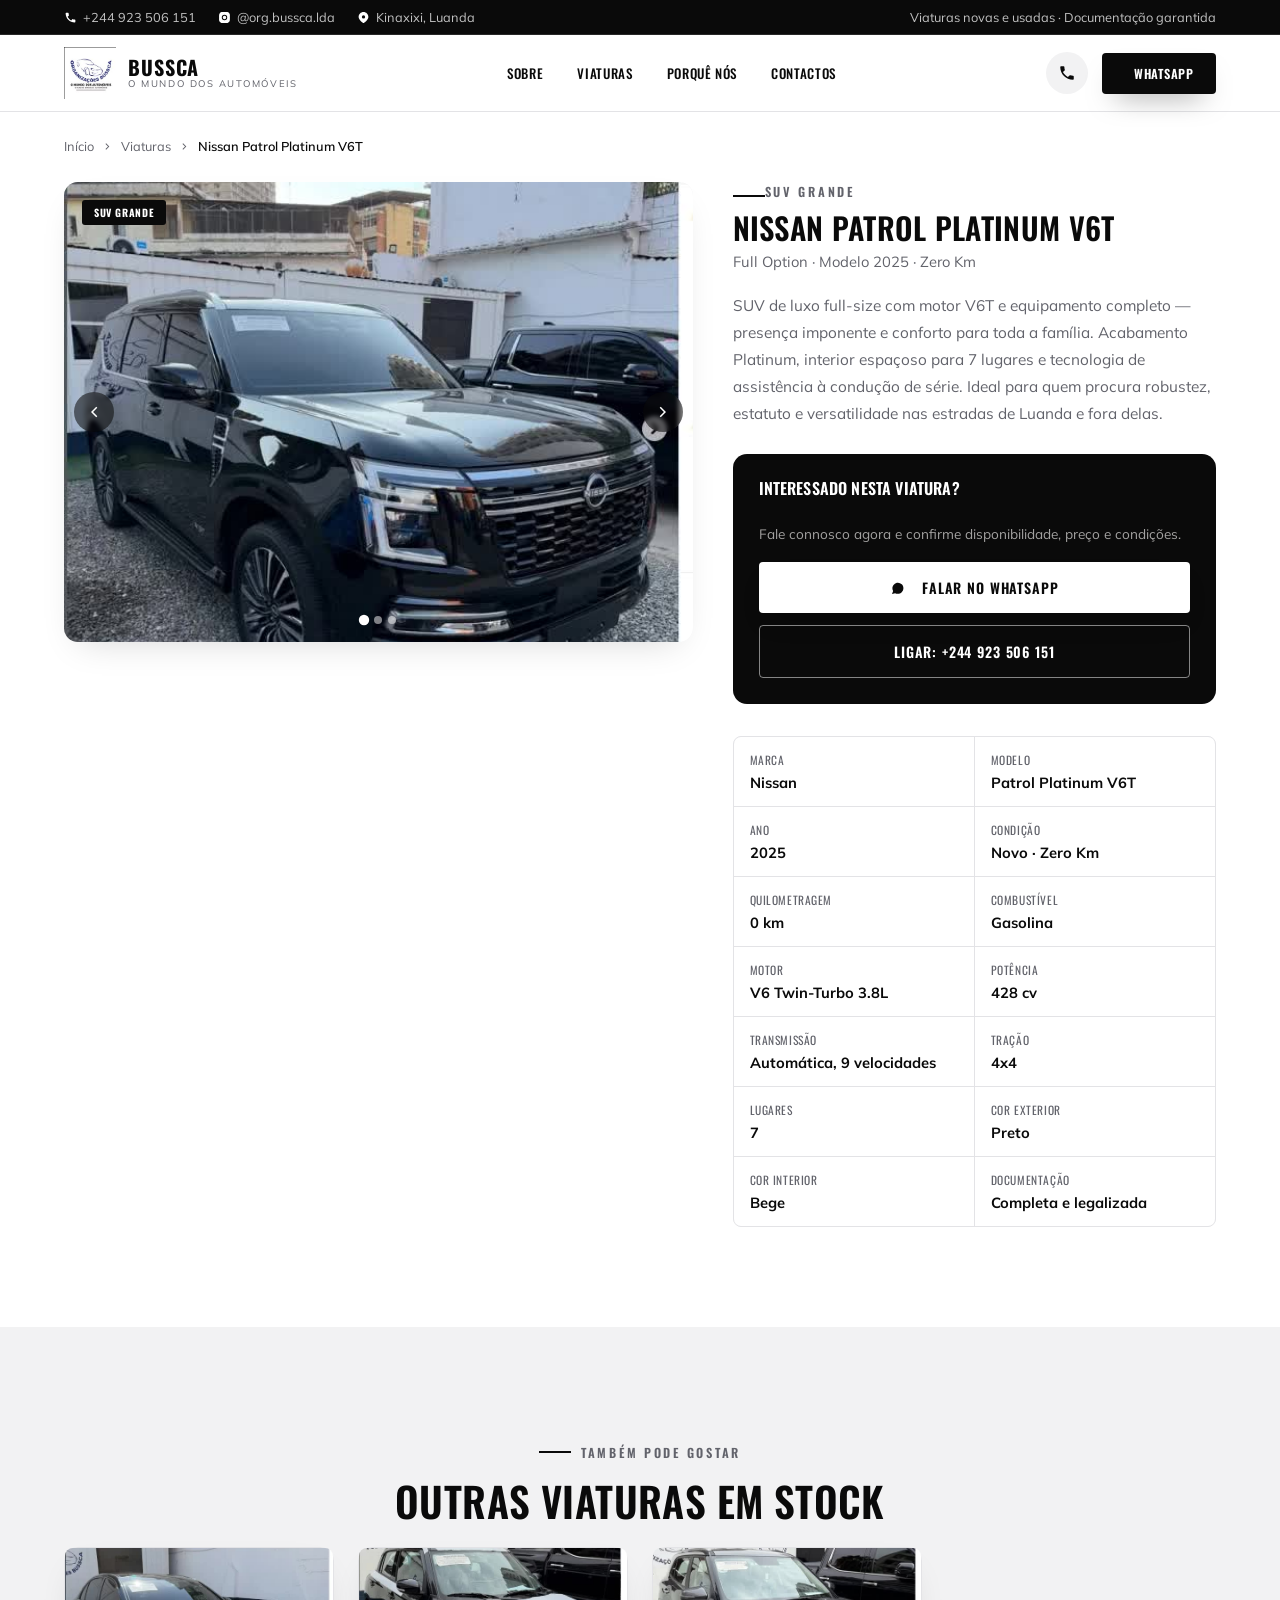
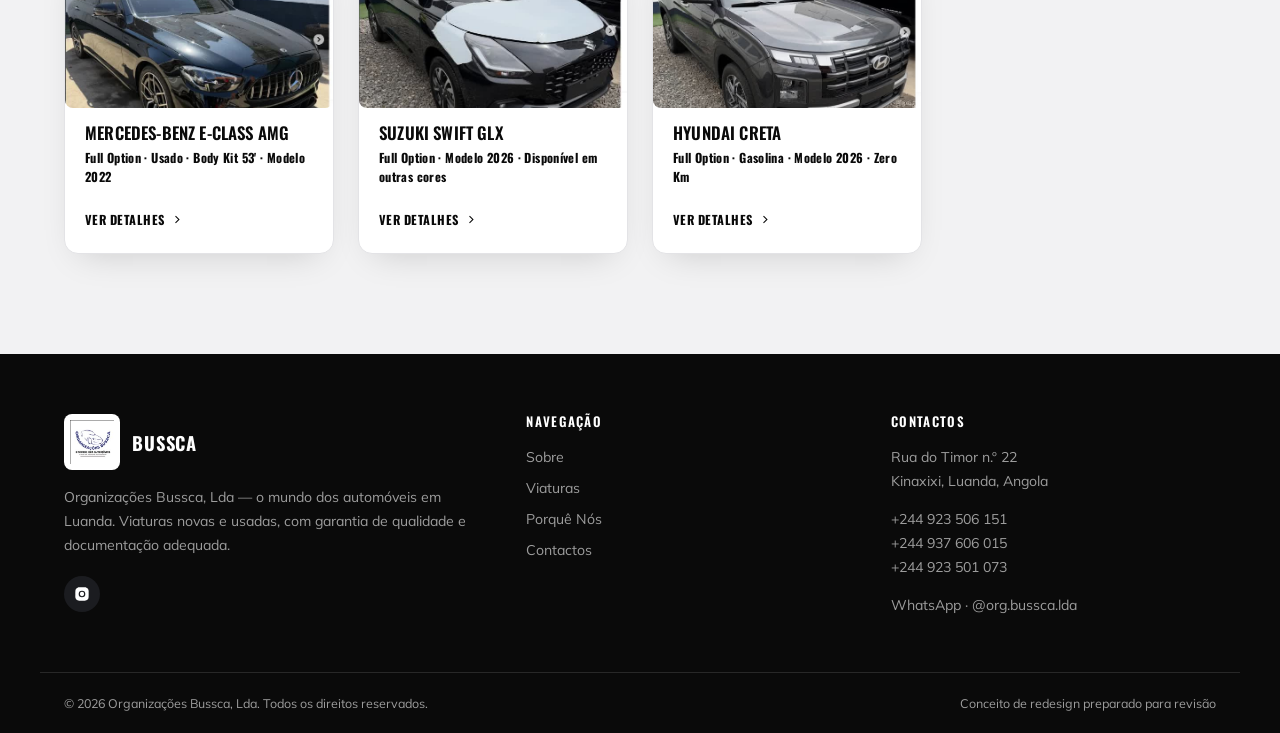
<file: viaturas/nissan-patrol.html>
<!DOCTYPE html>
<html lang="pt-AO">
<head>
<meta charset="UTF-8">
<meta name="viewport" content="width=device-width, initial-scale=1.0">
<title>Nissan Patrol Platinum V6T | Organizações Bussca, Lda</title>
<meta name="description" content="Nissan Patrol Platinum V6T, SUV de luxo full-size zero km, à venda na Organizações Bussca, Lda em Luanda.">
<link rel="icon" href="../assets/images/logo-real.png">
<link rel="preconnect" href="https://fonts.googleapis.com">
<link href="https://fonts.googleapis.com/css2?family=Oswald:wght@400;500;600;700&family=Mulish:wght@400;500;600;700&display=swap" rel="stylesheet">
<link rel="stylesheet" href="../assets/css/style.css">
<noscript><style>[data-reveal]{opacity:1!important;transform:none!important;}</style></noscript>
</head>
<body>

<!-- ============ Top utility bar ============ -->
<div class="topbar">
  <div class="container">
    <div class="topbar-info">
      <a href="tel:+244923506151">
        <svg viewBox="0 0 24 24"><path d="M6.6 10.8c1.4 2.8 3.8 5.1 6.6 6.6l2.2-2.2c.3-.3.7-.4 1-.2 1.1.4 2.3.6 3.6.6.6 0 1 .4 1 1V20c0 .6-.4 1-1 1C10.6 21 3 13.4 3 4c0-.6.4-1 1-1h3.5c.6 0 1 .4 1 1 0 1.3.2 2.5.6 3.6.1.4 0 .8-.3 1.1L6.6 10.8z"/></svg>
        +244 923 506 151
      </a>
      <a href="https://www.instagram.com/org.bussca.lda/" target="_blank" rel="noopener">
        <svg viewBox="0 0 24 24"><path d="M12 2c2.7 0 3 0 4.1.06 1.1.05 1.8.22 2.5.47.7.27 1.2.6 1.8 1.15.55.56.88 1.1 1.15 1.8.25.7.42 1.4.47 2.5C22 8.9 22 9.3 22 12s0 3-.06 4.1c-.05 1.1-.22 1.8-.47 2.5a5 5 0 0 1-1.15 1.8 5 5 0 0 1-1.8 1.15c-.7.25-1.4.42-2.5.47C15 22 14.7 22 12 22s-3 0-4.1-.06c-1.1-.05-1.8-.22-2.5-.47a5 5 0 0 1-1.8-1.15 5 5 0 0 1-1.15-1.8c-.25-.7-.42-1.4-.47-2.5C2 15.1 2 14.7 2 12s0-3 .06-4.1c.05-1.1.22-1.8.47-2.5.27-.7.6-1.24 1.15-1.8A5 5 0 0 1 5.48 2.5c.7-.25 1.4-.42 2.5-.47C8.9 2 9.3 2 12 2zm0 5a5 5 0 1 0 0 10 5 5 0 0 0 0-10zm0 8.2a3.2 3.2 0 1 1 0-6.4 3.2 3.2 0 0 1 0 6.4zm5.2-8.4a1.2 1.2 0 1 1 0-2.4 1.2 1.2 0 0 1 0 2.4z"/></svg>
        @org.bussca.lda
      </a>
      <span class="topbar-location">
        <svg viewBox="0 0 24 24"><path d="M12 2C7 2 3 6 3 11c0 5.2 7.4 10.4 8.3 11a1 1 0 0 0 1.4 0c.9-.6 8.3-5.8 8.3-11 0-5-4-9-9-9zm0 12a3 3 0 1 1 0-6 3 3 0 0 1 0 6z"/></svg>
        Kinaxixi, Luanda
      </span>
    </div>
    <div class="topbar-info">
      <span>Viaturas novas e usadas · Documentação garantida</span>
    </div>
  </div>
</div>

<!-- ============ Header ============ -->
<header class="header" id="siteHeader">
  <div class="container nav">
    <a href="../index.html" class="nav-brand">
      <img src="../assets/images/logo-real.png" alt="Organizações Bussca, Lda">
      <span class="brand-text">
        <strong>Bussca</strong>
        <span>O Mundo dos Automóveis</span>
      </span>
    </a>
    <nav class="nav-links">
      <a href="../index.html#sobre">Sobre</a>
      <a href="../index.html#viaturas">Viaturas</a>
      <a href="../index.html#porque">Porquê Nós</a>
      <a href="../index.html#contactos">Contactos</a>
    </nav>
    <div class="nav-cta">
      <a href="tel:+244923506151" class="icon-btn" aria-label="Ligar">
        <svg viewBox="0 0 24 24"><path d="M6.6 10.8c1.4 2.8 3.8 5.1 6.6 6.6l2.2-2.2c.3-.3.7-.4 1-.2 1.1.4 2.3.6 3.6.6.6 0 1 .4 1 1V20c0 .6-.4 1-1 1C10.6 21 3 13.4 3 4c0-.6.4-1 1-1h3.5c.6 0 1 .4 1 1 0 1.3.2 2.5.6 3.6.1.4 0 .8-.3 1.1L6.6 10.8z"/></svg>
      </a>
      <a href="https://wa.me/244923506151" target="_blank" rel="noopener" class="btn btn--primary btn--sm">
        <svg viewBox="0 0 24 24"><path d="M17.5 6.5A8.4 8.4 0 0 0 12 4.1c-4.6 0-8.4 3.8-8.4 8.4 0 1.5.4 2.9 1.1 4.1L3 21l4.6-1.2a8.4 8.4 0 0 0 4.1 1c4.6 0 8.4-3.8 8.4-8.4 0-2.2-.9-4.3-2.4-5.9zm-5.5 13c-1.3 0-2.6-.4-3.7-1l-.3-.2-2.7.7.7-2.6-.2-.3a6.9 6.9 0 0 1-1-3.7c0-3.8 3.1-6.9 7-6.9 1.9 0 3.6.7 4.9 2a6.8 6.8 0 0 1 2 4.9c0 3.9-3.1 7-6.9 7zm3.8-5.2c-.2-.1-1.2-.6-1.4-.7-.2-.1-.3-.1-.5.1-.1.2-.5.7-.7.8-.1.2-.2.2-.4.1-.2-.1-.9-.3-1.8-1.1-.6-.6-1.1-1.3-1.2-1.5-.1-.2 0-.3.1-.4l.3-.4c.1-.1.2-.2.2-.4.1-.1 0-.3 0-.4 0-.1-.5-1.1-.6-1.5-.2-.4-.3-.3-.5-.3h-.4c-.1 0-.4.1-.6.3-.2.2-.8.7-.8 1.8s.8 2.1.9 2.2c.1.2 1.5 2.3 3.6 3.2.5.2.9.3 1.2.4.5.2 1 .1 1.3.1.4-.1 1.2-.5 1.4-1 .2-.4.2-.8.1-1z"/></svg>
        WhatsApp
      </a>
      <button class="nav-toggle" id="navToggle" aria-label="Abrir menu"><span></span><span></span><span></span></button>
    </div>
  </div>
</header>

<!-- Mobile nav -->
<div class="mobile-nav" id="mobileNav">
  <div class="mobile-nav-top">
    <span class="logo-chip"><img src="../assets/images/logo-real.png" alt="Organizações Bussca, Lda"></span>
    <button class="mobile-nav-close" id="mobileNavClose" aria-label="Fechar menu">&times;</button>
  </div>
  <a href="../index.html#sobre">Sobre</a>
  <a href="../index.html#viaturas">Viaturas</a>
  <a href="../index.html#porque">Porquê Nós</a>
  <a href="../index.html#contactos">Contactos</a>
  <a href="https://wa.me/244923506151" target="_blank" rel="noopener" class="btn btn--light">Falar no WhatsApp</a>
  <a href="tel:+244923506151" class="btn btn--outline" style="margin-top:12px">Ligar: +244 923 506 151</a>
</div>

<!-- ============ Breadcrumb ============ -->
<div class="container breadcrumb">
  <a href="../index.html">Início</a>
  <svg viewBox="0 0 24 24" style="width:11px;height:11px;fill:currentColor;"><path d="M9 5l7 7-7 7-1.4-1.4L13.2 12 7.6 6.4z"/></svg>
  <a href="../index.html#viaturas">Viaturas</a>
  <svg viewBox="0 0 24 24" style="width:11px;height:11px;fill:currentColor;"><path d="M9 5l7 7-7 7-1.4-1.4L13.2 12 7.6 6.4z"/></svg>
  <span class="is-current">Nissan Patrol Platinum V6T</span>
</div>

<!-- ============ Vehicle detail ============ -->
<section class="section" style="padding-top:0;">
  <div class="container vehicle-detail-grid">
    <div class="vehicle-gallery" data-reveal>
      <span class="inventory-tag">SUV Grande</span>
      <div class="card-slider">
        <div class="card-slider-track">
              <img src="../assets/images/real-nissan-patrol.jpg" alt="Nissan Patrol Platinum V6T - vista 1">
              <img src="../assets/images/real-nissan-patrol.jpg" alt="Nissan Patrol Platinum V6T - vista 2">
              <img src="../assets/images/real-nissan-patrol.jpg" alt="Nissan Patrol Platinum V6T - vista 3">
        </div>
      </div>
      <button type="button" class="card-arrow prev" aria-label="Imagem anterior">
        <svg viewBox="0 0 24 24"><path d="M15 5l-7 7 7 7 1.4-1.4L10.8 12l5.6-5.6z"/></svg>
      </button>
      <button type="button" class="card-arrow next" aria-label="Imagem seguinte">
        <svg viewBox="0 0 24 24"><path d="M9 5l7 7-7 7-1.4-1.4L13.2 12 7.6 6.4z"/></svg>
      </button>
      <div class="card-dots"></div>
    </div>

    <div class="vehicle-info" data-reveal>
      <span class="eyebrow">SUV Grande</span>
      <h1>Nissan Patrol Platinum V6T</h1>
      <div class="spec">Full Option · Modelo 2025 · Zero Km</div>
      <p class="vehicle-desc">SUV de luxo full-size com motor V6T e equipamento completo — presença imponente e conforto para toda a família. Acabamento Platinum, interior espaçoso para 7 lugares e tecnologia de assistência à condução de série. Ideal para quem procura robustez, estatuto e versatilidade nas estradas de Luanda e fora delas.</p>

      <div class="vehicle-cta-box">
        <h3>Interessado nesta viatura?</h3>
        <p>Fale connosco agora e confirme disponibilidade, preço e condições.</p>
        <a href="https://wa.me/244923506151?text=Ol%C3%A1%2C%20tenho%20interesse%20na%20Nissan%20Patrol%20Platinum%20V6T" target="_blank" rel="noopener" class="btn btn--light">
          <svg viewBox="0 0 24 24" style="width:16px;height:16px;fill:currentColor;margin-right:6px;"><path d="M17.5 6.5A8.4 8.4 0 0 0 12 4.1c-4.6 0-8.4 3.8-8.4 8.4 0 1.5.4 2.9 1.1 4.1L3 21l4.6-1.2a8.4 8.4 0 0 0 4.1 1c4.6 0 8.4-3.8 8.4-8.4 0-2.2-.9-4.3-2.4-5.9z"/></svg>
          Falar no WhatsApp
        </a>
        <a href="tel:+244923506151" class="btn btn--outline">Ligar: +244 923 506 151</a>
      </div>

      <div class="spec-grid">
        <div class="spec-item"><span>Marca</span><strong>Nissan</strong></div>
        <div class="spec-item"><span>Modelo</span><strong>Patrol Platinum V6T</strong></div>
        <div class="spec-item"><span>Ano</span><strong>2025</strong></div>
        <div class="spec-item"><span>Condição</span><strong>Novo · Zero Km</strong></div>
        <div class="spec-item"><span>Quilometragem</span><strong>0 km</strong></div>
        <div class="spec-item"><span>Combustível</span><strong>Gasolina</strong></div>
        <div class="spec-item"><span>Motor</span><strong>V6 Twin-Turbo 3.8L</strong></div>
        <div class="spec-item"><span>Potência</span><strong>428 cv</strong></div>
        <div class="spec-item"><span>Transmissão</span><strong>Automática, 9 velocidades</strong></div>
        <div class="spec-item"><span>Tração</span><strong>4x4</strong></div>
        <div class="spec-item"><span>Lugares</span><strong>7</strong></div>
        <div class="spec-item"><span>Cor exterior</span><strong>Preto</strong></div>
        <div class="spec-item"><span>Cor interior</span><strong>Bege</strong></div>
        <div class="spec-item"><span>Documentação</span><strong>Completa e legalizada</strong></div>
      </div>
    </div>
  </div>
</section>

<!-- ============ Related vehicles ============ -->
<section class="section section--dark">
  <div class="container">
    <div class="section-head related-heading" data-reveal>
      <span class="eyebrow">Também pode gostar</span>
      <h2>Outras viaturas em stock</h2>
    </div>
    <div class="inventory-grid" data-reveal>
      <a href="mercedes-eclass.html" class="inventory-body" style="background:var(--white);border-radius:var(--radius-md);border:1px solid var(--line);box-shadow:var(--shadow-card);">
        <div style="height:160px;border-radius:var(--radius-sm);overflow:hidden;margin:-20px -20px 16px;">
          <img src="../assets/images/real-mercedes-eclass.jpg" alt="Mercedes-Benz E-Class AMG" style="width:100%;height:100%;object-fit:cover;">
        </div>
        <h3>Mercedes-Benz E-Class AMG</h3>
        <div class="spec">Full Option · Usado · Body Kit 53' · Modelo 2022</div>
        <span class="card-details-link">Ver detalhes <svg viewBox="0 0 24 24"><path d="M9 5l7 7-7 7-1.4-1.4L13.2 12 7.6 6.4z"/></svg></span>
      </a>
      <a href="suzuki-swift.html" class="inventory-body" style="background:var(--white);border-radius:var(--radius-md);border:1px solid var(--line);box-shadow:var(--shadow-card);">
        <div style="height:160px;border-radius:var(--radius-sm);overflow:hidden;margin:-20px -20px 16px;">
          <img src="../assets/images/real-suzuki-swift.jpg" alt="Suzuki Swift GLX" style="width:100%;height:100%;object-fit:cover;">
        </div>
        <h3>Suzuki Swift GLX</h3>
        <div class="spec">Full Option · Modelo 2026 · Disponível em outras cores</div>
        <span class="card-details-link">Ver detalhes <svg viewBox="0 0 24 24"><path d="M9 5l7 7-7 7-1.4-1.4L13.2 12 7.6 6.4z"/></svg></span>
      </a>
      <a href="hyundai-creta.html" class="inventory-body" style="background:var(--white);border-radius:var(--radius-md);border:1px solid var(--line);box-shadow:var(--shadow-card);">
        <div style="height:160px;border-radius:var(--radius-sm);overflow:hidden;margin:-20px -20px 16px;">
          <img src="../assets/images/real-hyundai-creta.jpg" alt="Hyundai Creta" style="width:100%;height:100%;object-fit:cover;">
        </div>
        <h3>Hyundai Creta</h3>
        <div class="spec">Full Option · Gasolina · Modelo 2026 · Zero Km</div>
        <span class="card-details-link">Ver detalhes <svg viewBox="0 0 24 24"><path d="M9 5l7 7-7 7-1.4-1.4L13.2 12 7.6 6.4z"/></svg></span>
      </a>
    </div>
  </div>
</section>

<!-- ============ Footer ============ -->
<footer class="footer">
  <div class="container footer-grid">
    <div class="footer-col">
      <div class="footer-brand">
        <span class="logo-chip"><img src="../assets/images/logo-real.png" alt="Organizações Bussca, Lda"></span>
        <strong>Bussca</strong>
      </div>
      <p>Organizações Bussca, Lda — o mundo dos automóveis em Luanda. Viaturas novas e usadas, com garantia de qualidade e documentação adequada.</p>
      <div class="footer-social">
        <a href="https://www.instagram.com/org.bussca.lda/" target="_blank" rel="noopener" aria-label="Instagram"><svg viewBox="0 0 24 24"><path d="M12 2c2.7 0 3 0 4.1.06 1.1.05 1.8.22 2.5.47.7.27 1.2.6 1.8 1.15.55.56.88 1.1 1.15 1.8.25.7.42 1.4.47 2.5C22 8.9 22 9.3 22 12s0 3-.06 4.1c-.05 1.1-.22 1.8-.47 2.5a5 5 0 0 1-1.15 1.8 5 5 0 0 1-1.8 1.15c-.7.25-1.4.42-2.5.47C15 22 14.7 22 12 22s-3 0-4.1-.06c-1.1-.05-1.8-.22-2.5-.47a5 5 0 0 1-1.8-1.15 5 5 0 0 1-1.15-1.8c-.25-.7-.42-1.4-.47-2.5C2 15.1 2 14.7 2 12s0-3 .06-4.1c.05-1.1.22-1.8.47-2.5.27-.7.6-1.24 1.15-1.8A5 5 0 0 1 5.48 2.5c.7-.25 1.4-.42 2.5-.47C8.9 2 9.3 2 12 2zm0 5a5 5 0 1 0 0 10 5 5 0 0 0 0-10zm0 8.2a3.2 3.2 0 1 1 0-6.4 3.2 3.2 0 0 1 0 6.4zm5.2-8.4a1.2 1.2 0 1 1 0-2.4 1.2 1.2 0 0 1 0 2.4z"/></svg></a>
      </div>
    </div>
    <div class="footer-col">
      <h4>Navegação</h4>
      <ul>
        <li><a href="../index.html#sobre">Sobre</a></li>
        <li><a href="../index.html#viaturas">Viaturas</a></li>
        <li><a href="../index.html#porque">Porquê Nós</a></li>
        <li><a href="../index.html#contactos">Contactos</a></li>
      </ul>
    </div>
    <div class="footer-col">
      <h4>Contactos</h4>
      <p>Rua do Timor n.º 22<br>Kinaxixi, Luanda, Angola</p>
      <p><a href="tel:+244923506151">+244 923 506 151</a><br><a href="tel:+244937606015">+244 937 606 015</a><br><a href="tel:+244923501073">+244 923 501 073</a></p>
      <p><a href="https://wa.me/244923506151" target="_blank" rel="noopener">WhatsApp</a> · <a href="https://www.instagram.com/org.bussca.lda/" target="_blank" rel="noopener">@org.bussca.lda</a></p>
    </div>
  </div>
  <div class="container footer-bottom">
    <span>&copy; <span id="year"></span> Organizações Bussca, Lda. Todos os direitos reservados.</span>
    <span>Conceito de redesign preparado para revisão</span>
  </div>
</footer>

<script src="../assets/js/script.js"></script>
</body>
</html>
</file>
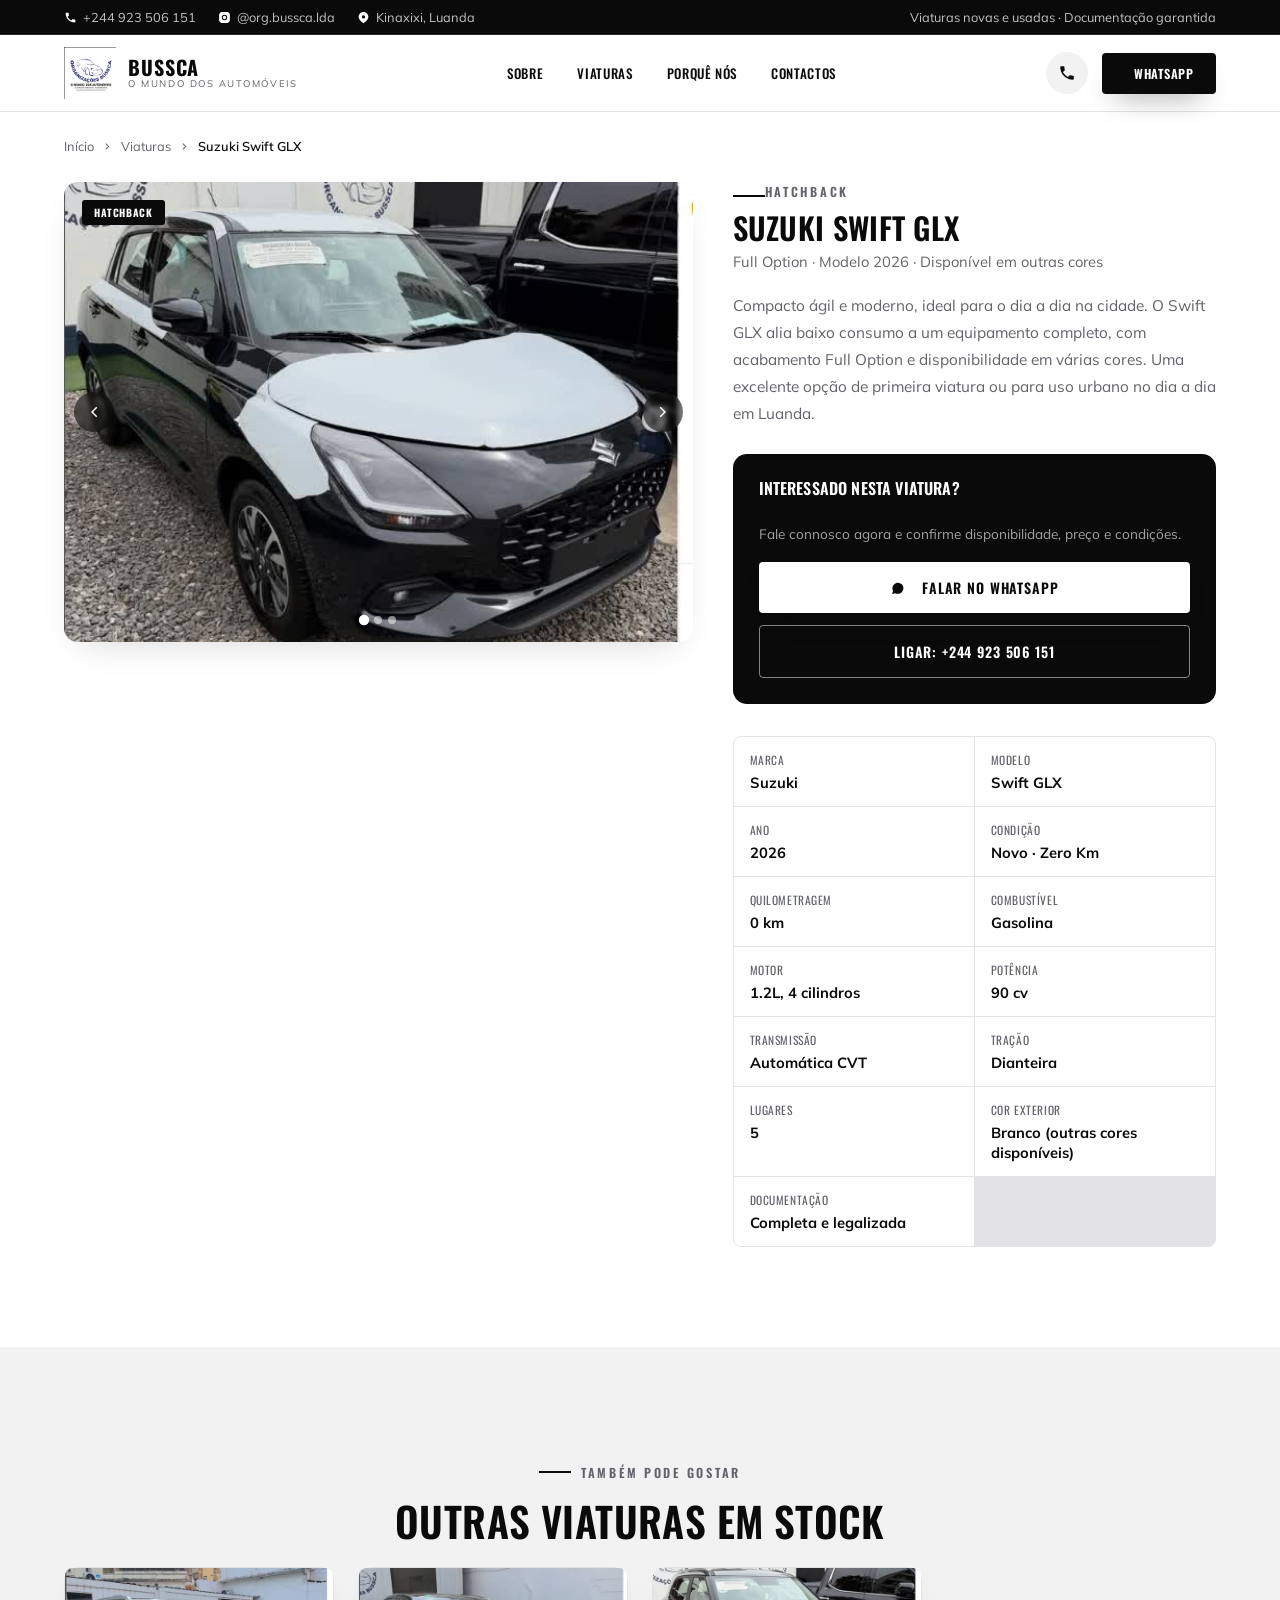
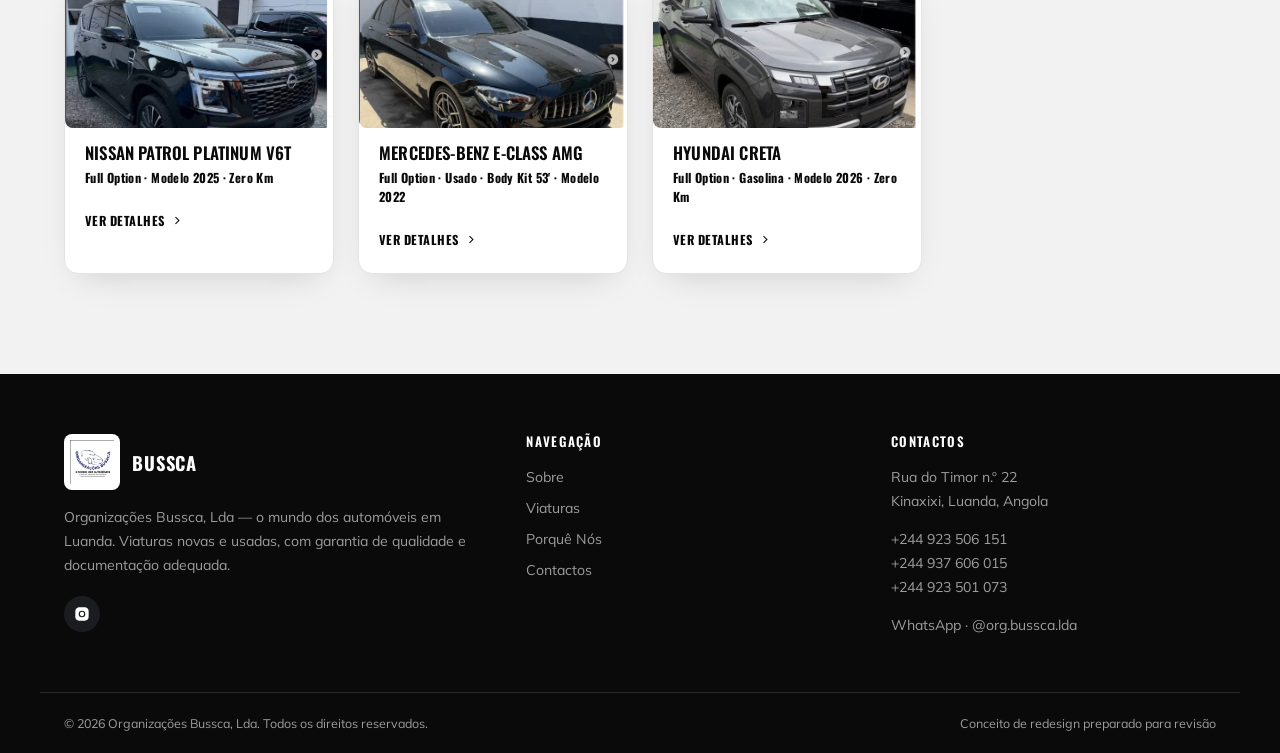
<file: viaturas/suzuki-swift.html>
<!DOCTYPE html>
<html lang="pt-AO">
<head>
<meta charset="UTF-8">
<meta name="viewport" content="width=device-width, initial-scale=1.0">
<title>Suzuki Swift GLX | Organizações Bussca, Lda</title>
<meta name="description" content="Suzuki Swift GLX, hatchback compacto zero km, à venda na Organizações Bussca, Lda em Luanda.">
<link rel="icon" href="../assets/images/logo-real.png">
<link rel="preconnect" href="https://fonts.googleapis.com">
<link href="https://fonts.googleapis.com/css2?family=Oswald:wght@400;500;600;700&family=Mulish:wght@400;500;600;700&display=swap" rel="stylesheet">
<link rel="stylesheet" href="../assets/css/style.css">
<noscript><style>[data-reveal]{opacity:1!important;transform:none!important;}</style></noscript>
</head>
<body>

<!-- ============ Top utility bar ============ -->
<div class="topbar">
  <div class="container">
    <div class="topbar-info">
      <a href="tel:+244923506151">
        <svg viewBox="0 0 24 24"><path d="M6.6 10.8c1.4 2.8 3.8 5.1 6.6 6.6l2.2-2.2c.3-.3.7-.4 1-.2 1.1.4 2.3.6 3.6.6.6 0 1 .4 1 1V20c0 .6-.4 1-1 1C10.6 21 3 13.4 3 4c0-.6.4-1 1-1h3.5c.6 0 1 .4 1 1 0 1.3.2 2.5.6 3.6.1.4 0 .8-.3 1.1L6.6 10.8z"/></svg>
        +244 923 506 151
      </a>
      <a href="https://www.instagram.com/org.bussca.lda/" target="_blank" rel="noopener">
        <svg viewBox="0 0 24 24"><path d="M12 2c2.7 0 3 0 4.1.06 1.1.05 1.8.22 2.5.47.7.27 1.2.6 1.8 1.15.55.56.88 1.1 1.15 1.8.25.7.42 1.4.47 2.5C22 8.9 22 9.3 22 12s0 3-.06 4.1c-.05 1.1-.22 1.8-.47 2.5a5 5 0 0 1-1.15 1.8 5 5 0 0 1-1.8 1.15c-.7.25-1.4.42-2.5.47C15 22 14.7 22 12 22s-3 0-4.1-.06c-1.1-.05-1.8-.22-2.5-.47a5 5 0 0 1-1.8-1.15 5 5 0 0 1-1.15-1.8c-.25-.7-.42-1.4-.47-2.5C2 15.1 2 14.7 2 12s0-3 .06-4.1c.05-1.1.22-1.8.47-2.5.27-.7.6-1.24 1.15-1.8A5 5 0 0 1 5.48 2.5c.7-.25 1.4-.42 2.5-.47C8.9 2 9.3 2 12 2zm0 5a5 5 0 1 0 0 10 5 5 0 0 0 0-10zm0 8.2a3.2 3.2 0 1 1 0-6.4 3.2 3.2 0 0 1 0 6.4zm5.2-8.4a1.2 1.2 0 1 1 0-2.4 1.2 1.2 0 0 1 0 2.4z"/></svg>
        @org.bussca.lda
      </a>
      <span class="topbar-location">
        <svg viewBox="0 0 24 24"><path d="M12 2C7 2 3 6 3 11c0 5.2 7.4 10.4 8.3 11a1 1 0 0 0 1.4 0c.9-.6 8.3-5.8 8.3-11 0-5-4-9-9-9zm0 12a3 3 0 1 1 0-6 3 3 0 0 1 0 6z"/></svg>
        Kinaxixi, Luanda
      </span>
    </div>
    <div class="topbar-info">
      <span>Viaturas novas e usadas · Documentação garantida</span>
    </div>
  </div>
</div>

<!-- ============ Header ============ -->
<header class="header" id="siteHeader">
  <div class="container nav">
    <a href="../index.html" class="nav-brand">
      <img src="../assets/images/logo-real.png" alt="Organizações Bussca, Lda">
      <span class="brand-text">
        <strong>Bussca</strong>
        <span>O Mundo dos Automóveis</span>
      </span>
    </a>
    <nav class="nav-links">
      <a href="../index.html#sobre">Sobre</a>
      <a href="../index.html#viaturas">Viaturas</a>
      <a href="../index.html#porque">Porquê Nós</a>
      <a href="../index.html#contactos">Contactos</a>
    </nav>
    <div class="nav-cta">
      <a href="tel:+244923506151" class="icon-btn" aria-label="Ligar">
        <svg viewBox="0 0 24 24"><path d="M6.6 10.8c1.4 2.8 3.8 5.1 6.6 6.6l2.2-2.2c.3-.3.7-.4 1-.2 1.1.4 2.3.6 3.6.6.6 0 1 .4 1 1V20c0 .6-.4 1-1 1C10.6 21 3 13.4 3 4c0-.6.4-1 1-1h3.5c.6 0 1 .4 1 1 0 1.3.2 2.5.6 3.6.1.4 0 .8-.3 1.1L6.6 10.8z"/></svg>
      </a>
      <a href="https://wa.me/244923506151" target="_blank" rel="noopener" class="btn btn--primary btn--sm">
        <svg viewBox="0 0 24 24"><path d="M17.5 6.5A8.4 8.4 0 0 0 12 4.1c-4.6 0-8.4 3.8-8.4 8.4 0 1.5.4 2.9 1.1 4.1L3 21l4.6-1.2a8.4 8.4 0 0 0 4.1 1c4.6 0 8.4-3.8 8.4-8.4 0-2.2-.9-4.3-2.4-5.9zm-5.5 13c-1.3 0-2.6-.4-3.7-1l-.3-.2-2.7.7.7-2.6-.2-.3a6.9 6.9 0 0 1-1-3.7c0-3.8 3.1-6.9 7-6.9 1.9 0 3.6.7 4.9 2a6.8 6.8 0 0 1 2 4.9c0 3.9-3.1 7-6.9 7zm3.8-5.2c-.2-.1-1.2-.6-1.4-.7-.2-.1-.3-.1-.5.1-.1.2-.5.7-.7.8-.1.2-.2.2-.4.1-.2-.1-.9-.3-1.8-1.1-.6-.6-1.1-1.3-1.2-1.5-.1-.2 0-.3.1-.4l.3-.4c.1-.1.2-.2.2-.4.1-.1 0-.3 0-.4 0-.1-.5-1.1-.6-1.5-.2-.4-.3-.3-.5-.3h-.4c-.1 0-.4.1-.6.3-.2.2-.8.7-.8 1.8s.8 2.1.9 2.2c.1.2 1.5 2.3 3.6 3.2.5.2.9.3 1.2.4.5.2 1 .1 1.3.1.4-.1 1.2-.5 1.4-1 .2-.4.2-.8.1-1z"/></svg>
        WhatsApp
      </a>
      <button class="nav-toggle" id="navToggle" aria-label="Abrir menu"><span></span><span></span><span></span></button>
    </div>
  </div>
</header>

<!-- Mobile nav -->
<div class="mobile-nav" id="mobileNav">
  <div class="mobile-nav-top">
    <span class="logo-chip"><img src="../assets/images/logo-real.png" alt="Organizações Bussca, Lda"></span>
    <button class="mobile-nav-close" id="mobileNavClose" aria-label="Fechar menu">&times;</button>
  </div>
  <a href="../index.html#sobre">Sobre</a>
  <a href="../index.html#viaturas">Viaturas</a>
  <a href="../index.html#porque">Porquê Nós</a>
  <a href="../index.html#contactos">Contactos</a>
  <a href="https://wa.me/244923506151" target="_blank" rel="noopener" class="btn btn--light">Falar no WhatsApp</a>
  <a href="tel:+244923506151" class="btn btn--outline" style="margin-top:12px">Ligar: +244 923 506 151</a>
</div>

<!-- ============ Breadcrumb ============ -->
<div class="container breadcrumb">
  <a href="../index.html">Início</a>
  <svg viewBox="0 0 24 24" style="width:11px;height:11px;fill:currentColor;"><path d="M9 5l7 7-7 7-1.4-1.4L13.2 12 7.6 6.4z"/></svg>
  <a href="../index.html#viaturas">Viaturas</a>
  <svg viewBox="0 0 24 24" style="width:11px;height:11px;fill:currentColor;"><path d="M9 5l7 7-7 7-1.4-1.4L13.2 12 7.6 6.4z"/></svg>
  <span class="is-current">Suzuki Swift GLX</span>
</div>

<!-- ============ Vehicle detail ============ -->
<section class="section" style="padding-top:0;">
  <div class="container vehicle-detail-grid">
    <div class="vehicle-gallery" data-reveal>
      <span class="inventory-tag">Hatchback</span>
      <div class="card-slider">
        <div class="card-slider-track">
              <img src="../assets/images/real-suzuki-swift.jpg" alt="Suzuki Swift GLX - vista 1">
              <img src="../assets/images/real-suzuki-swift.jpg" alt="Suzuki Swift GLX - vista 2">
              <img src="../assets/images/real-suzuki-swift.jpg" alt="Suzuki Swift GLX - vista 3">
        </div>
      </div>
      <button type="button" class="card-arrow prev" aria-label="Imagem anterior">
        <svg viewBox="0 0 24 24"><path d="M15 5l-7 7 7 7 1.4-1.4L10.8 12l5.6-5.6z"/></svg>
      </button>
      <button type="button" class="card-arrow next" aria-label="Imagem seguinte">
        <svg viewBox="0 0 24 24"><path d="M9 5l7 7-7 7-1.4-1.4L13.2 12 7.6 6.4z"/></svg>
      </button>
      <div class="card-dots"></div>
    </div>

    <div class="vehicle-info" data-reveal>
      <span class="eyebrow">Hatchback</span>
      <h1>Suzuki Swift GLX</h1>
      <div class="spec">Full Option · Modelo 2026 · Disponível em outras cores</div>
      <p class="vehicle-desc">Compacto ágil e moderno, ideal para o dia a dia na cidade. O Swift GLX alia baixo consumo a um equipamento completo, com acabamento Full Option e disponibilidade em várias cores. Uma excelente opção de primeira viatura ou para uso urbano no dia a dia em Luanda.</p>

      <div class="vehicle-cta-box">
        <h3>Interessado nesta viatura?</h3>
        <p>Fale connosco agora e confirme disponibilidade, preço e condições.</p>
        <a href="https://wa.me/244923506151?text=Ol%C3%A1%2C%20tenho%20interesse%20na%20Suzuki%20Swift%20GLX" target="_blank" rel="noopener" class="btn btn--light">
          <svg viewBox="0 0 24 24" style="width:16px;height:16px;fill:currentColor;margin-right:6px;"><path d="M17.5 6.5A8.4 8.4 0 0 0 12 4.1c-4.6 0-8.4 3.8-8.4 8.4 0 1.5.4 2.9 1.1 4.1L3 21l4.6-1.2a8.4 8.4 0 0 0 4.1 1c4.6 0 8.4-3.8 8.4-8.4 0-2.2-.9-4.3-2.4-5.9z"/></svg>
          Falar no WhatsApp
        </a>
        <a href="tel:+244923506151" class="btn btn--outline">Ligar: +244 923 506 151</a>
      </div>

      <div class="spec-grid">
        <div class="spec-item"><span>Marca</span><strong>Suzuki</strong></div>
        <div class="spec-item"><span>Modelo</span><strong>Swift GLX</strong></div>
        <div class="spec-item"><span>Ano</span><strong>2026</strong></div>
        <div class="spec-item"><span>Condição</span><strong>Novo · Zero Km</strong></div>
        <div class="spec-item"><span>Quilometragem</span><strong>0 km</strong></div>
        <div class="spec-item"><span>Combustível</span><strong>Gasolina</strong></div>
        <div class="spec-item"><span>Motor</span><strong>1.2L, 4 cilindros</strong></div>
        <div class="spec-item"><span>Potência</span><strong>90 cv</strong></div>
        <div class="spec-item"><span>Transmissão</span><strong>Automática CVT</strong></div>
        <div class="spec-item"><span>Tração</span><strong>Dianteira</strong></div>
        <div class="spec-item"><span>Lugares</span><strong>5</strong></div>
        <div class="spec-item"><span>Cor exterior</span><strong>Branco (outras cores disponíveis)</strong></div>
        <div class="spec-item"><span>Documentação</span><strong>Completa e legalizada</strong></div>
      </div>
    </div>
  </div>
</section>

<!-- ============ Related vehicles ============ -->
<section class="section section--dark">
  <div class="container">
    <div class="section-head related-heading" data-reveal>
      <span class="eyebrow">Também pode gostar</span>
      <h2>Outras viaturas em stock</h2>
    </div>
    <div class="inventory-grid" data-reveal>
      <a href="nissan-patrol.html" class="inventory-body" style="background:var(--white);border-radius:var(--radius-md);border:1px solid var(--line);box-shadow:var(--shadow-card);">
        <div style="height:160px;border-radius:var(--radius-sm);overflow:hidden;margin:-20px -20px 16px;">
          <img src="../assets/images/real-nissan-patrol.jpg" alt="Nissan Patrol Platinum V6T" style="width:100%;height:100%;object-fit:cover;">
        </div>
        <h3>Nissan Patrol Platinum V6T</h3>
        <div class="spec">Full Option · Modelo 2025 · Zero Km</div>
        <span class="card-details-link">Ver detalhes <svg viewBox="0 0 24 24"><path d="M9 5l7 7-7 7-1.4-1.4L13.2 12 7.6 6.4z"/></svg></span>
      </a>
      <a href="mercedes-eclass.html" class="inventory-body" style="background:var(--white);border-radius:var(--radius-md);border:1px solid var(--line);box-shadow:var(--shadow-card);">
        <div style="height:160px;border-radius:var(--radius-sm);overflow:hidden;margin:-20px -20px 16px;">
          <img src="../assets/images/real-mercedes-eclass.jpg" alt="Mercedes-Benz E-Class AMG" style="width:100%;height:100%;object-fit:cover;">
        </div>
        <h3>Mercedes-Benz E-Class AMG</h3>
        <div class="spec">Full Option · Usado · Body Kit 53' · Modelo 2022</div>
        <span class="card-details-link">Ver detalhes <svg viewBox="0 0 24 24"><path d="M9 5l7 7-7 7-1.4-1.4L13.2 12 7.6 6.4z"/></svg></span>
      </a>
      <a href="hyundai-creta.html" class="inventory-body" style="background:var(--white);border-radius:var(--radius-md);border:1px solid var(--line);box-shadow:var(--shadow-card);">
        <div style="height:160px;border-radius:var(--radius-sm);overflow:hidden;margin:-20px -20px 16px;">
          <img src="../assets/images/real-hyundai-creta.jpg" alt="Hyundai Creta" style="width:100%;height:100%;object-fit:cover;">
        </div>
        <h3>Hyundai Creta</h3>
        <div class="spec">Full Option · Gasolina · Modelo 2026 · Zero Km</div>
        <span class="card-details-link">Ver detalhes <svg viewBox="0 0 24 24"><path d="M9 5l7 7-7 7-1.4-1.4L13.2 12 7.6 6.4z"/></svg></span>
      </a>
    </div>
  </div>
</section>

<!-- ============ Footer ============ -->
<footer class="footer">
  <div class="container footer-grid">
    <div class="footer-col">
      <div class="footer-brand">
        <span class="logo-chip"><img src="../assets/images/logo-real.png" alt="Organizações Bussca, Lda"></span>
        <strong>Bussca</strong>
      </div>
      <p>Organizações Bussca, Lda — o mundo dos automóveis em Luanda. Viaturas novas e usadas, com garantia de qualidade e documentação adequada.</p>
      <div class="footer-social">
        <a href="https://www.instagram.com/org.bussca.lda/" target="_blank" rel="noopener" aria-label="Instagram"><svg viewBox="0 0 24 24"><path d="M12 2c2.7 0 3 0 4.1.06 1.1.05 1.8.22 2.5.47.7.27 1.2.6 1.8 1.15.55.56.88 1.1 1.15 1.8.25.7.42 1.4.47 2.5C22 8.9 22 9.3 22 12s0 3-.06 4.1c-.05 1.1-.22 1.8-.47 2.5a5 5 0 0 1-1.15 1.8 5 5 0 0 1-1.8 1.15c-.7.25-1.4.42-2.5.47C15 22 14.7 22 12 22s-3 0-4.1-.06c-1.1-.05-1.8-.22-2.5-.47a5 5 0 0 1-1.8-1.15 5 5 0 0 1-1.15-1.8c-.25-.7-.42-1.4-.47-2.5C2 15.1 2 14.7 2 12s0-3 .06-4.1c.05-1.1.22-1.8.47-2.5.27-.7.6-1.24 1.15-1.8A5 5 0 0 1 5.48 2.5c.7-.25 1.4-.42 2.5-.47C8.9 2 9.3 2 12 2zm0 5a5 5 0 1 0 0 10 5 5 0 0 0 0-10zm0 8.2a3.2 3.2 0 1 1 0-6.4 3.2 3.2 0 0 1 0 6.4zm5.2-8.4a1.2 1.2 0 1 1 0-2.4 1.2 1.2 0 0 1 0 2.4z"/></svg></a>
      </div>
    </div>
    <div class="footer-col">
      <h4>Navegação</h4>
      <ul>
        <li><a href="../index.html#sobre">Sobre</a></li>
        <li><a href="../index.html#viaturas">Viaturas</a></li>
        <li><a href="../index.html#porque">Porquê Nós</a></li>
        <li><a href="../index.html#contactos">Contactos</a></li>
      </ul>
    </div>
    <div class="footer-col">
      <h4>Contactos</h4>
      <p>Rua do Timor n.º 22<br>Kinaxixi, Luanda, Angola</p>
      <p><a href="tel:+244923506151">+244 923 506 151</a><br><a href="tel:+244937606015">+244 937 606 015</a><br><a href="tel:+244923501073">+244 923 501 073</a></p>
      <p><a href="https://wa.me/244923506151" target="_blank" rel="noopener">WhatsApp</a> · <a href="https://www.instagram.com/org.bussca.lda/" target="_blank" rel="noopener">@org.bussca.lda</a></p>
    </div>
  </div>
  <div class="container footer-bottom">
    <span>&copy; <span id="year"></span> Organizações Bussca, Lda. Todos os direitos reservados.</span>
    <span>Conceito de redesign preparado para revisão</span>
  </div>
</footer>

<script src="../assets/js/script.js"></script>
</body>
</html>
</file>
<file: assets/css/style.css>
/* ===================================================
   Organizações Bussca, Lda — Redesign Concept
   Palette derived from the real logo: black / white / gray
   =================================================== */

:root {
  --ink: #0a0a0a;
  --ink-soft: #62636b;
  --gray-deep: #1b1c20;
  --gray-mid: #2a2b30;
  --white: #ffffff;
  --off-white: #f2f2f3;
  --line: #e3e3e6;
  --line-dark: rgba(255,255,255,.12);
  --radius-lg: 20px;
  --radius-md: 14px;
  --radius-sm: 8px;
  --shadow-soft: 0 30px 70px -30px rgba(0,0,0,.28);
  --shadow-card: 0 14px 34px -16px rgba(0,0,0,.18);
  --ff-display: "Oswald", "Segoe UI", sans-serif;
  --ff-body: "Mulish", "Segoe UI", sans-serif;
  --container: 1200px;
}

* { box-sizing: border-box; }
html { scroll-behavior: smooth; }

body {
  margin: 0;
  font-family: var(--ff-body);
  color: var(--ink);
  background: var(--white);
  -webkit-font-smoothing: antialiased;
  overflow-x: hidden;
}

img { max-width: 100%; display: block; }
a { text-decoration: none; color: inherit; }
ul { list-style: none; margin: 0; padding: 0; }

h1, h2, h3, h4 {
  font-family: var(--ff-display);
  font-weight: 600;
  text-transform: uppercase;
  letter-spacing: .01em;
  color: var(--ink);
  margin: 0 0 .5em;
  line-height: 1.1;
}

.container {
  max-width: var(--container);
  margin: 0 auto;
  padding: 0 24px;
}

.eyebrow {
  display: inline-flex;
  align-items: center;
  gap: 10px;
  font-family: var(--ff-display);
  font-size: .78rem;
  font-weight: 600;
  letter-spacing: .22em;
  text-transform: uppercase;
  color: var(--ink-soft);
  margin-bottom: 16px;
}
.eyebrow::before {
  content: "";
  width: 32px;
  height: 2px;
  background: var(--ink);
  display: inline-block;
}

.section { padding: 100px 0; }
.section--tight { padding: 64px 0; }
.section--dark { background: var(--off-white); }
.section--black { background: var(--ink); }
.section--black .eyebrow { color: rgba(255,255,255,.55); }
.section--black .eyebrow::before { background: var(--white); }

.section-head {
  max-width: 640px;
  margin: 0 auto 56px;
  text-align: center;
}
.section-head h2 { font-size: clamp(1.9rem, 3.2vw, 2.6rem); }
.section-head p { color: var(--ink-soft); font-size: 1.05rem; font-family: var(--ff-body); }
.section--black h2 { color: var(--white); }
.section--black .section-head p { color: rgba(255,255,255,.62); }

/* Buttons */
.btn {
  display: inline-flex;
  align-items: center;
  justify-content: center;
  gap: 10px;
  padding: 15px 32px;
  border-radius: 4px;
  font-family: var(--ff-display);
  font-weight: 600;
  font-size: .88rem;
  letter-spacing: .06em;
  text-transform: uppercase;
  cursor: pointer;
  border: none;
  transition: transform .25s ease, box-shadow .25s ease, background .25s ease, border-color .25s ease, color .25s ease;
  white-space: nowrap;
}
.btn--primary {
  background: var(--ink);
  color: var(--white);
  box-shadow: 0 14px 28px -14px rgba(0,0,0,.5);
}
.btn--primary:hover { transform: translateY(-2px); background: #2a2a2a; }
.btn.btn--light {
  background: var(--white);
  color: var(--ink);
  box-shadow: 0 14px 28px -14px rgba(0,0,0,.4);
}
.btn--light:hover { transform: translateY(-2px); background: #ececec; }
.btn--outline {
  background: transparent;
  border: 1.5px solid rgba(255,255,255,.5);
  color: var(--white);
}
.btn--outline:hover { background: rgba(255,255,255,.1); transform: translateY(-2px); border-color: rgba(255,255,255,.8); }
.btn--sm { padding: 11px 22px; font-size: .78rem; }

/* ============ Top utility bar ============ */
.topbar {
  background: var(--ink);
  color: rgba(255,255,255,.75);
  font-size: .8rem;
  border-bottom: 1px solid var(--line-dark);
}
.topbar .container {
  display: flex;
  align-items: center;
  justify-content: space-between;
  padding-top: 9px;
  padding-bottom: 9px;
  gap: 16px;
  flex-wrap: wrap;
}
.topbar-info { display: flex; gap: 22px; flex-wrap: wrap; align-items: center; }
.topbar-info a, .topbar-info span { display: inline-flex; align-items: center; gap: 6px; color: inherit; }
.topbar-info svg { width: 13px; height: 13px; fill: var(--white); }

/* ============ Header / Nav ============ */
.header {
  position: sticky;
  top: 0;
  z-index: 100;
  background: rgba(255,255,255,.94);
  backdrop-filter: blur(10px);
  border-bottom: 1px solid var(--line);
  transition: box-shadow .3s ease;
}
.header.is-scrolled { box-shadow: 0 8px 24px -16px rgba(0,0,0,.25); }
.nav {
  display: flex;
  align-items: center;
  justify-content: space-between;
  padding-top: 12px;
  padding-bottom: 12px;
}
.nav-brand { display: flex; align-items: center; gap: 12px; }
.nav-brand img { height: 52px; width: auto; }
.nav-brand .brand-text { display: flex; flex-direction: column; line-height: 1.05; }
.nav-brand strong {
  font-family: var(--ff-display);
  font-size: 1.25rem;
  letter-spacing: .04em;
  color: var(--ink);
  text-transform: uppercase;
}
.nav-brand span { font-size: .6rem; letter-spacing: .16em; text-transform: uppercase; color: var(--ink-soft); }

.nav-links { display: flex; align-items: center; gap: 34px; }
.nav-links a {
  font-family: var(--ff-display);
  font-size: .82rem;
  font-weight: 500;
  letter-spacing: .05em;
  text-transform: uppercase;
  color: var(--ink);
  position: relative;
  padding: 6px 0;
}
.nav-links a::after {
  content: "";
  position: absolute; left: 0; bottom: 0;
  width: 0; height: 2px;
  background: var(--ink);
  transition: width .25s ease;
}
.nav-links a:hover::after { width: 100%; }
.nav-cta { display: flex; align-items: center; gap: 14px; }

.icon-btn {
  width: 42px; height: 42px; border-radius: 50%;
  background: var(--off-white);
  display: flex; align-items: center; justify-content: center;
  flex-shrink: 0;
  transition: background .2s ease;
}
.icon-btn svg { width: 18px; height: 18px; fill: var(--ink); }
.icon-btn:hover { background: var(--ink); }
.icon-btn:hover svg { fill: var(--white); }

.nav-toggle {
  display: none;
  flex-direction: column;
  gap: 5px;
  background: none;
  border: none;
  cursor: pointer;
  padding: 8px;
}
.nav-toggle span { width: 24px; height: 2px; background: var(--ink); display: block; }

/* ============ Hero ============ */
.hero {
  position: relative;
  min-height: 92vh;
  display: flex;
  align-items: center;
  overflow: hidden;
  color: var(--white);
}
.hero img.hero-bg {
  position: absolute; inset: 0;
  width: 100%; height: 100%;
  object-fit: cover;
  z-index: 0;
}
.hero::before {
  content: "";
  position: absolute; inset: 0;
  background: linear-gradient(100deg, rgba(10,10,10,.95) 0%, rgba(10,10,10,.8) 40%, rgba(10,10,10,.35) 100%);
  z-index: 1;
}
.hero-content { position: relative; z-index: 2; max-width: 620px; padding: 60px 0; }
.hero .eyebrow { color: rgba(255,255,255,.65); }
.hero .eyebrow::before { background: var(--white); }
.hero h1 {
  color: var(--white);
  font-size: clamp(2.4rem, 4.8vw, 3.8rem);
  margin-bottom: .3em;
}
.hero h1 em { color: rgba(255,255,255,.7); font-style: normal; }
.hero p { font-size: 1.12rem; color: rgba(255,255,255,.8); margin-bottom: 32px; max-width: 520px; font-family: var(--ff-body); }
.hero-actions { display: flex; gap: 16px; flex-wrap: wrap; margin-bottom: 44px; }
.hero-stats {
  display: flex;
  gap: 40px;
  flex-wrap: wrap;
  padding-top: 28px;
  border-top: 1px solid rgba(255,255,255,.18);
}
.hero-stats div strong { display: block; font-family: var(--ff-display); font-size: 1.9rem; color: var(--white); }
.hero-stats div span { font-size: .78rem; color: rgba(255,255,255,.65); text-transform: uppercase; letter-spacing: .06em; }

/* ============ About ============ */
.about-grid {
  display: grid;
  grid-template-columns: .95fr 1.05fr;
  gap: 64px;
  align-items: center;
}
.about-media { position: relative; }
.about-media img { border-radius: var(--radius-lg); box-shadow: var(--shadow-soft); width: 100%; }
.about-badge {
  position: absolute;
  bottom: -28px; left: -28px;
  background: var(--ink);
  color: var(--white);
  border-radius: var(--radius-md);
  padding: 22px 26px;
  box-shadow: var(--shadow-card);
  font-family: var(--ff-display);
  text-align: center;
  line-height: 1.1;
}
.about-badge strong { display: block; font-size: 2.2rem; }
.about-badge span { font-size: .68rem; text-transform: uppercase; letter-spacing: .1em; font-weight: 600; }

.about-text p { color: var(--ink-soft); font-size: 1.02rem; margin-bottom: 22px; font-family: var(--ff-body); }
.about-list { display: grid; grid-template-columns: 1fr 1fr; gap: 18px; margin-bottom: 10px; }
.about-list li { display: flex; align-items: flex-start; gap: 10px; font-size: .92rem; color: var(--ink); font-weight: 500; }
.about-list svg { flex-shrink: 0; width: 20px; height: 20px; fill: var(--ink); margin-top: 2px; }
.section--black .about-text p { color: rgba(246,245,243,.72); }
.section--black .about-list li { color: var(--white); }
.section--black .about-list svg { fill: var(--white); }

/* ============ Inventory ============ */
.inventory-grid {
  display: grid;
  grid-template-columns: repeat(4, 1fr);
  gap: 24px;
}
.inventory-card {
  background: var(--white);
  border-radius: var(--radius-md);
  overflow: hidden;
  box-shadow: var(--shadow-card);
  transition: transform .3s ease, box-shadow .3s ease;
  border: 1px solid var(--line);
}
.inventory-card:hover { transform: translateY(-6px); box-shadow: 0 30px 50px -20px rgba(0,0,0,.22); }
.inventory-card .img-wrap { height: 200px; overflow: hidden; position: relative; background: var(--off-white); }
.inventory-tag {
  position: absolute; top: 14px; left: 14px;
  z-index: 3;
  background: var(--ink);
  color: var(--white);
  font-family: var(--ff-display);
  font-size: .64rem;
  font-weight: 700;
  letter-spacing: .06em;
  text-transform: uppercase;
  padding: 5px 12px;
  border-radius: 3px;
}

/* Per-card image carousel */
.card-slider { position: absolute; inset: 0; overflow: hidden; }
.card-slider-track { display: flex; width: 100%; height: 100%; transition: transform .45s cubic-bezier(.65,0,.35,1); }
.card-slider-track img { width: 100%; height: 100%; object-fit: cover; flex: 0 0 100%; }
.card-arrow {
  position: absolute; top: 50%; transform: translateY(-50%);
  z-index: 3;
  width: 32px; height: 32px;
  border-radius: 50%;
  border: none;
  background: rgba(10,10,10,.55);
  backdrop-filter: blur(2px);
  display: flex; align-items: center; justify-content: center;
  cursor: pointer;
  opacity: 0;
  transition: opacity .25s ease, background .2s ease;
}
.inventory-card:hover .card-arrow, .inventory-card:focus-within .card-arrow { opacity: 1; }
@media (hover: none) { .card-arrow { opacity: 1; } }
.card-arrow:hover { background: var(--white); }
.card-arrow:hover svg { fill: var(--ink); }
.card-arrow.prev { left: 10px; }
.card-arrow.next { right: 10px; }
.card-arrow svg { width: 16px; height: 16px; fill: var(--white); }
.card-dots {
  position: absolute; bottom: 12px; left: 0; right: 0;
  z-index: 3;
  display: flex; justify-content: center; gap: 6px;
}
.card-dots button {
  width: 6px; height: 6px; border-radius: 50%;
  border: none; padding: 0;
  background: rgba(255,255,255,.5);
  cursor: pointer;
  transition: background .2s ease, transform .2s ease;
}
.card-dots button.is-active { background: var(--white); transform: scale(1.3); }
.card-img-link { position: absolute; inset: 0; z-index: 2; cursor: pointer; }
a.inventory-body { display: block; color: inherit; text-decoration: none; }
.inventory-body { padding: 20px 20px 24px; }
.inventory-body h3 { font-size: 1.05rem; margin-bottom: 6px; transition: color .2s ease; }
a.inventory-body:hover h3 { color: var(--gray-mid); }
.inventory-body .spec { color: var(--ink); font-size: .78rem; font-weight: 700; margin-bottom: 10px; font-family: var(--ff-display); letter-spacing: .03em; }
.inventory-body p { color: var(--ink-soft); font-size: .86rem; margin: 0; font-family: var(--ff-body); }
.card-details-link {
  display: inline-flex; align-items: center; gap: 6px;
  margin-top: 14px;
  font-size: .78rem; font-weight: 700;
  font-family: var(--ff-display); letter-spacing: .04em; text-transform: uppercase;
  color: var(--ink);
}
.card-details-link svg { width: 13px; height: 13px; fill: var(--ink); transition: transform .2s ease; }
a.inventory-body:hover .card-details-link svg { transform: translateX(4px); }

/* ============ Why choose us ============ */
.features-grid {
  display: grid;
  grid-template-columns: repeat(4, 1fr);
  gap: 24px;
}
.feature-card {
  text-align: center;
  padding: 36px 24px;
  border-radius: var(--radius-md);
  background: var(--gray-deep);
  border: 1px solid var(--line-dark);
}
.feature-card .icon-wrap {
  width: 60px; height: 60px;
  margin: 0 auto 20px;
  border-radius: 50%;
  background: rgba(255,255,255,.08);
  display: flex; align-items: center; justify-content: center;
}
.feature-card svg { width: 26px; height: 26px; fill: var(--white); }
.feature-card h3 { font-size: 1rem; margin-bottom: 8px; color: var(--white); }
.feature-card p { color: rgba(255,255,255,.6); font-size: .88rem; font-family: var(--ff-body); }

/* ============ Instagram CTA band ============ */
.ig-band {
  background: var(--ink);
  border-radius: var(--radius-lg);
  padding: 56px 60px;
  display: flex;
  align-items: center;
  justify-content: space-between;
  gap: 30px;
  flex-wrap: wrap;
  color: var(--white);
  box-shadow: var(--shadow-soft);
}
.ig-band h2 { color: var(--white); margin-bottom: 6px; font-size: clamp(1.5rem, 2.6vw, 2.1rem); }
.ig-band p { margin: 0; color: rgba(255,255,255,.72); font-family: var(--ff-body); }

/* ============ Contact ============ */
.contact-grid {
  display: grid;
  grid-template-columns: 1fr 1fr;
  gap: 60px;
  align-items: center;
}
.contact-info-list { display: flex; flex-direction: column; gap: 22px; margin: 30px 0 34px; }
.contact-info-item { display: flex; gap: 16px; align-items: flex-start; }
.contact-info-item .icon-box {
  width: 46px; height: 46px; flex-shrink: 0;
  border-radius: var(--radius-sm);
  background: var(--off-white);
  display: flex; align-items: center; justify-content: center;
}
.contact-info-item svg { width: 20px; height: 20px; fill: var(--ink); }
.contact-info-item strong { display: block; color: var(--ink); font-size: .95rem; margin-bottom: 3px; font-family: var(--ff-display); letter-spacing: .02em; }
.contact-info-item span, .contact-info-item a { font-size: .9rem; color: var(--ink-soft); display: block; font-family: var(--ff-body); }
.contact-info-item a:hover { color: var(--ink); text-decoration: underline; }

.contact-card {
  background: var(--ink);
  border-radius: var(--radius-lg);
  padding: 44px;
  box-shadow: var(--shadow-soft);
  text-align: center;
}
.contact-card .icon-circle {
  width: 74px; height: 74px;
  border-radius: 50%;
  background: rgba(255,255,255,.08);
  display: flex; align-items: center; justify-content: center;
  margin: 0 auto 22px;
}
.contact-card .icon-circle svg { width: 34px; height: 34px; fill: var(--white); }
.contact-card h3 { margin-bottom: 10px; color: var(--white); }
.contact-card p { color: rgba(255,255,255,.65); font-size: .95rem; margin-bottom: 26px; font-family: var(--ff-body); }

/* ============ Footer ============ */
.footer { background: var(--ink); color: rgba(255,255,255,.6); padding: 60px 0 0; }
.footer-grid {
  display: grid;
  grid-template-columns: 1.3fr 1fr 1fr;
  gap: 40px;
  padding-bottom: 40px;
  border-bottom: 1px solid var(--line-dark);
}
.footer-brand { display: flex; align-items: center; gap: 12px; margin-bottom: 16px; }
.footer-brand .logo-chip {
  background: var(--white);
  border-radius: var(--radius-sm);
  padding: 6px;
  display: flex;
  line-height: 0;
}
.footer-brand .logo-chip img { height: 44px; width: auto; }
.footer-brand strong {
  font-family: var(--ff-display); font-size: 1.15rem; text-transform: uppercase;
  color: var(--white); letter-spacing: .04em;
}
.footer-col p { font-size: .88rem; line-height: 1.7; font-family: var(--ff-body); }
.footer-col h4 { color: var(--white); font-size: .82rem; text-transform: uppercase; letter-spacing: .1em; margin-bottom: 18px; font-family: var(--ff-display); }
.footer-col ul li { margin-bottom: 11px; }
.footer-col ul a { font-size: .88rem; transition: color .2s ease; font-family: var(--ff-body); }
.footer-col ul a:hover { color: var(--white); }
.footer-social { display: flex; gap: 12px; margin-top: 18px; }
.footer-social a {
  width: 36px; height: 36px; border-radius: 50%;
  background: var(--gray-deep);
  display: flex; align-items: center; justify-content: center;
  transition: background .2s ease;
}
.footer-social a:hover { background: var(--white); }
.footer-social svg { width: 16px; height: 16px; fill: var(--white); }
.footer-social a:hover svg { fill: var(--ink); }
.footer-bottom {
  display: flex; align-items: center; justify-content: space-between;
  padding-top: 22px; padding-bottom: 22px; font-size: .78rem; flex-wrap: wrap; gap: 10px;
}

/* ============ Vehicle detail page ============ */
.breadcrumb {
  display: flex; flex-wrap: wrap; align-items: center; gap: 8px;
  font-size: .8rem; color: var(--ink-soft); font-family: var(--ff-body);
  padding-top: 26px; padding-bottom: 10px;
}
.breadcrumb a { color: var(--ink-soft); transition: color .2s ease; }
.breadcrumb a:hover { color: var(--ink); }
.breadcrumb span.is-current { color: var(--ink); font-weight: 600; }

.vehicle-detail-grid {
  display: grid; grid-template-columns: 1.3fr 1fr; gap: 40px;
  padding-top: 18px;
  align-items: start;
}
.vehicle-gallery {
  position: relative; height: 460px; border-radius: var(--radius-md);
  overflow: hidden; background: var(--off-white);
  box-shadow: var(--shadow-card);
}
.vehicle-gallery .inventory-tag { top: 18px; left: 18px; }
.vehicle-gallery .card-arrow { width: 40px; height: 40px; opacity: 1; }
.vehicle-gallery .card-arrow svg { width: 18px; height: 18px; }
.vehicle-gallery .card-dots { bottom: 18px; }
.vehicle-gallery .card-dots button { width: 8px; height: 8px; }

.vehicle-info .eyebrow { display: block; margin-bottom: 10px; }
.vehicle-info h1 { font-size: 1.9rem; margin-bottom: 8px; }
.vehicle-info .spec { color: var(--ink-soft); font-size: .92rem; font-family: var(--ff-body); margin-bottom: 22px; }
.vehicle-info p.vehicle-desc { color: var(--ink-soft); font-size: .96rem; line-height: 1.75; margin-bottom: 26px; }

.vehicle-cta-box {
  background: var(--ink); border-radius: var(--radius-md);
  padding: 26px; display: flex; flex-direction: column; gap: 12px;
  margin-bottom: 32px;
}
.vehicle-cta-box h3 { color: var(--white); font-size: 1rem; margin-bottom: 2px; }
.vehicle-cta-box p { color: rgba(246,245,243,.65); font-size: .85rem; margin-bottom: 8px; font-family: var(--ff-body); }
.vehicle-cta-box .btn { width: 100%; justify-content: center; }

.spec-grid {
  display: grid; grid-template-columns: 1fr 1fr; gap: 1px;
  background: var(--line); border: 1px solid var(--line); border-radius: var(--radius-sm);
  overflow: hidden;
}
.spec-item { background: var(--white); padding: 14px 16px; }
.spec-item span { display: block; font-size: .72rem; text-transform: uppercase; letter-spacing: .05em; color: var(--ink-soft); font-family: var(--ff-display); margin-bottom: 4px; }
.spec-item strong { font-size: .92rem; color: var(--ink); font-family: var(--ff-body); font-weight: 700; }

.related-heading { padding-top: 10px; margin-bottom: 24px; }

/* ============ Reveal animation ============ */
[data-reveal] { opacity: 0; transform: translateY(28px); transition: opacity .7s ease, transform .7s ease; }
[data-reveal].is-visible { opacity: 1; transform: translateY(0); }

/* ============ Responsive ============ */
@media (max-width: 980px) {
  .nav-links { display: none; }
  .nav-toggle { display: flex; }
  .about-grid, .contact-grid { grid-template-columns: 1fr; }
  .about-media { margin-top: 20px; }
  .inventory-grid { grid-template-columns: repeat(2, 1fr); }
  .features-grid { grid-template-columns: repeat(2, 1fr); }
  .footer-grid { grid-template-columns: 1fr 1fr; }
  .vehicle-detail-grid { grid-template-columns: 1fr; }
  .vehicle-gallery { height: 340px; }
}

@media (max-width: 640px) {
  .spec-grid { grid-template-columns: 1fr; }
  .vehicle-gallery { height: 280px; }
  .vehicle-info h1 { font-size: 1.5rem; }
}

@media (max-width: 640px) {
  .section { padding: 70px 0; }
  .inventory-grid, .features-grid, .about-list { grid-template-columns: 1fr; }
  .footer-grid { grid-template-columns: 1fr; }
  .topbar .container { justify-content: center; text-align: center; }
  .topbar-info span.topbar-location { display: none; }
  .ig-band { flex-direction: column; text-align: center; padding: 40px 28px; }
  .about-badge { position: static; margin-top: -40px; margin-left: 20px; display: inline-block; }
  .nav-cta .btn { display: none; }
  .nav-brand img { height: 42px; }
  .nav-brand .brand-text { display: none; }
}

/* Mobile nav drawer */
.mobile-nav {
  position: fixed; inset: 0;
  background: var(--ink);
  z-index: 200;
  display: flex; flex-direction: column;
  padding: 24px;
  transform: translateX(100%);
  transition: transform .35s ease;
}
.mobile-nav.is-open { transform: translateX(0); }
.mobile-nav-top { display: flex; justify-content: space-between; align-items: center; margin-bottom: 40px; }
.mobile-nav-top .logo-chip {
  background: var(--white);
  border-radius: var(--radius-sm);
  padding: 5px;
  display: flex;
  line-height: 0;
}
.mobile-nav-top .logo-chip img { height: 38px; width: auto; }
.mobile-nav-close { background: none; border: none; color: var(--white); font-size: 1.6rem; cursor: pointer; }
.mobile-nav a {
  display: block; padding: 16px 0; color: var(--white);
  font-size: 1.15rem; border-bottom: 1px solid var(--line-dark);
  font-family: var(--ff-display); text-transform: uppercase; letter-spacing: .04em;
}
.mobile-nav .btn { margin-top: 30px; }
</file>
